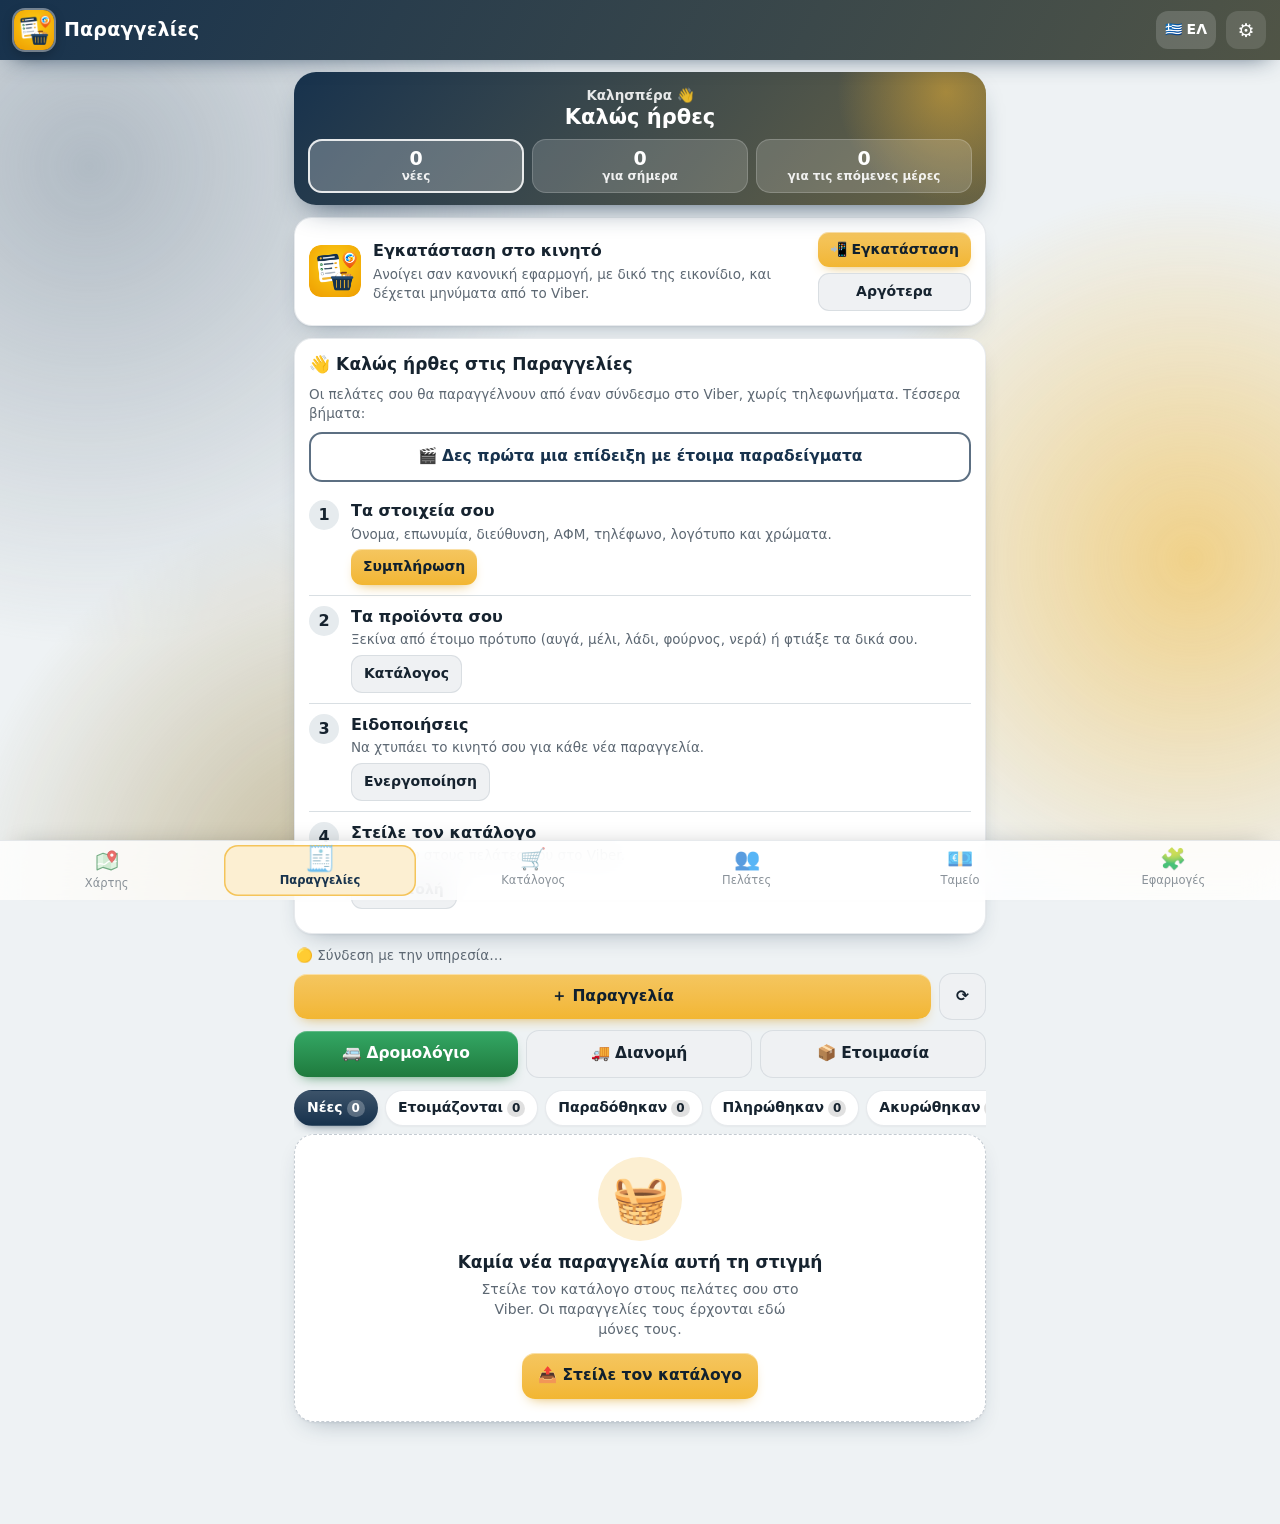
<file: index.html>
<!DOCTYPE html>
<!--
  Παραγγελίες
  © 2026 Ανδρέας Μ. Γλεντζάκης (Andreas M. Glentzakis). Με την επιφύλαξη παντός δικαιώματος. All rights reserved.
  Απαγορεύεται η αντιγραφή, τροποποίηση και διάθεση, εν όλω ή εν μέρει, χωρίς προηγούμενη γραπτή άδεια του κατόχου.
  Copying, modification and distribution, in whole or in part, without the owner's prior written permission are prohibited.
-->
<html lang="el">
<head>
<meta charset="UTF-8">
<script src="plaisio.js"></script>
<meta http-equiv="Content-Security-Policy" content="default-src 'self'; script-src 'self' https://cdnjs.cloudflare.com https://unpkg.com https://accounts.google.com https://is.gd https://v.gd; style-src 'self' 'unsafe-inline' https://cdnjs.cloudflare.com https://unpkg.com https://accounts.google.com; img-src 'self' data: blob: https:; font-src 'self' data:; connect-src 'self' https://ntfy.sh https://*.workers.dev https://tinyurl.com https://da.gd https://nominatim.openstreetmap.org https://photon.komoot.io https://geocode.search.hereapi.com https://api.tomtom.com https://router.project-osrm.org https://cdn.jsdelivr.net https://api.mymemory.translated.net https://image.pollinations.ai https://aglentzakis-dot.github.io https://www.googleapis.com https://oauth2.googleapis.com https://accounts.google.com https://*.glenapps.gr; frame-src 'self' https://accounts.google.com; worker-src 'self'; manifest-src 'self'; object-src 'none'; base-uri 'self'; form-action 'self'">
<script src="metafora-rythmisi.js?v=1.92"></script>
<script src="metafora-lipsi.js?v=1.92"></script>
<meta name="app-version" content="1.92">
<meta name="viewport" content="width=device-width, initial-scale=1, viewport-fit=cover, interactive-widget=resizes-content">
<meta name="theme-color" content="#17324D">
<title>Παραγγελίες</title>
<link rel="manifest" href="manifest.json">
<meta name="mobile-web-app-capable" content="yes">
<meta name="apple-mobile-web-app-capable" content="yes">
<meta name="apple-mobile-web-app-title" content="Παραγγελίες">
<meta name="description" content="Οι πελάτες σου παραγγέλνουν από σύνδεσμο στο Viber, χωρίς τηλεφωνήματα.">
<link rel="icon" href="eikonidia/icon-192.png?v=1.92">
<link rel="apple-touch-icon" href="eikonidia/apple-touch-icon.png?v=1.92">
<link rel="stylesheet" href="koino.css?v=1.92">
<style>
:root{--brand:#17324D;--onbrand:#fff;--accent:#F2B632;--onaccent:#17324D;--paper:#EDF1F2;--card:#fff;--ink:#16232f;--mute:#5d6873;--line:#d9dfe3;--ok:#1f7a3d;--bad:#b3261e;--c1:#17324D;--c2:#F2B632;--on1:#fff;--on2:#17324D}
*{box-sizing:border-box}
html,body{margin:0;background:var(--paper);color:var(--ink);font:16px/1.4 system-ui,-apple-system,"Segoe UI",Roboto,sans-serif;-webkit-text-size-adjust:100%}
body{padding-bottom:calc(76px + env(safe-area-inset-bottom))}
button,input,select,textarea{font:inherit}
#newBar{position:sticky;top:var(--toph,58px);z-index:29;display:flex;align-items:center;gap:10px;width:100%;border:0;margin:0;padding:10px 14px;background:#c62828;color:#fff;font:inherit;text-align:left;cursor:pointer;box-shadow:0 3px 10px rgba(0,0,0,.18);animation:nbP 1.6s ease-in-out infinite}
#newBar .nbi{font-size:24px;animation:nbS 1.2s ease-in-out infinite}#newBar .nbt{flex:1;min-width:0;display:flex;flex-direction:column}#newBar .nbt b{font-size:16px}#newBar small{opacity:.9;font-size:13px;white-space:nowrap;overflow:hidden;text-overflow:ellipsis}
#newBar .nbg{background:#fff;color:#c62828;font-weight:800;border-radius:18px;padding:6px 12px}
@keyframes nbP{50%{background:#e53935}}@keyframes nbS{0%,100%{transform:rotate(0)}25%{transform:rotate(-14deg)}75%{transform:rotate(14deg)}}
@media (prefers-reduced-motion:reduce){#newBar,#newBar .nbi{animation:none}}
.top{position:sticky;top:0;z-index:30;background:var(--brand);color:var(--onbrand);padding:calc(10px + env(safe-area-inset-top)) 14px 10px;display:flex;align-items:center;gap:10px}
.top h1{margin:0;font-size:19px;flex:1;min-width:0;white-space:nowrap;overflow:hidden;text-overflow:ellipsis}
.top .ver{font-size:12px;opacity:.7}
.top .lnk{border:0;background:var(--accent);color:var(--onaccent);font-weight:800;border-radius:12px;padding:8px 12px;cursor:pointer}
main{max-width:720px;margin:0 auto;padding:12px 14px}
nav.tabs{position:fixed;left:0;right:0;bottom:0;z-index:30;background:var(--card);display:flex;border-top:1px solid var(--line);padding-bottom:env(safe-area-inset-bottom)}
nav.tabs button{flex:1;border:0;background:none;padding:8px 2px 9px;font-size:11.5px;color:var(--mute);display:flex;flex-direction:column;align-items:center;gap:2px;cursor:pointer;position:relative}
nav.tabs button .i{font-size:21px;line-height:1}
nav.tabs button{z-index:0}nav.tabs button .i{transition:transform .15s}
nav.tabs button.on{color:var(--brand);font-weight:900}
nav.tabs button.on::before{content:"";position:absolute;top:4px;bottom:4px;left:5%;right:5%;border-radius:14px;background:color-mix(in srgb,var(--accent) 28%,#fff);border:2px solid var(--accent);z-index:-1}
nav.tabs button.on .i{transform:scale(1.18)}
nav.tabs button:not(.on){opacity:.72}
nav.tabs .dot{position:absolute;top:4px;right:calc(50% - 22px);background:var(--bad);color:#fff;border-radius:9px;font-size:11px;font-weight:800;min-width:18px;height:18px;line-height:18px;padding:0 4px}
.card{background:var(--card);border-radius:16px;padding:14px;margin:0 0 12px;box-shadow:0 1px 3px rgba(0,0,0,.07)}
.card h2,.card h3{margin:0 0 8px;font-size:17px}
.btn{border:0;border-radius:13px;padding:12px 16px;font-weight:800;cursor:pointer;background:var(--brand);color:var(--onbrand);font-size:15.5px;display:inline-flex;align-items:center;justify-content:center;gap:6px;text-decoration:none}
.btn.amber{background:var(--accent);color:var(--onaccent)}
.btn.ghost{background:transparent;color:var(--brand);border:2px solid var(--brand)}
.btn.soft{background:#e6ebee;color:var(--ink)}
.btn.red{background:var(--bad);color:#fff}
.btn.green{background:var(--ok);color:#fff}
.btn.sm{padding:8px 12px;font-size:14px;border-radius:11px}
.btn.wide{width:100%}
.btn:disabled{opacity:.45}
.row{display:flex;gap:8px;align-items:center;flex-wrap:wrap}
.row>.grow{flex:1;min-width:0}
.note{font-size:13.5px;color:var(--mute);margin:6px 0 0}
.warnbox{background:#fff6dc;border:1px solid #f0d27a;border-radius:12px;padding:10px 12px;font-size:14px;margin:8px 0}
.errbox{background:#fde8e6;border:1px solid #f1b3ad;border-radius:12px;padding:10px 12px;font-size:14px;margin:8px 0;color:#7d1a13}
.okbox{background:#e5f4ea;border:1px solid #a8d8b7;border-radius:12px;padding:10px 12px;font-size:14px;margin:8px 0}
.chips{display:flex;gap:7px;overflow-x:auto;padding:2px 0 8px;scrollbar-width:none}
.chips::-webkit-scrollbar{display:none}
.chip{flex:0 0 auto;border:2px solid var(--line);background:var(--card);border-radius:20px;padding:7px 12px;font-weight:700;font-size:14px;cursor:pointer;color:var(--ink);white-space:nowrap}
.chip.on{background:var(--brand);border-color:var(--brand);color:#fff}
.chip .n{display:inline-block;min-width:18px;margin-left:4px;font-size:12px;background:rgba(0,0,0,.12);border-radius:9px;padding:0 5px}
.chip.on .n{background:rgba(255,255,255,.25)}
.ord{background:var(--card);border-radius:16px;padding:12px 14px;margin:0 0 10px;box-shadow:0 1px 3px rgba(0,0,0,.07);border-left:6px solid #9aa6af;cursor:pointer}
.ord.st-new{border-left-color:#d93025}.ord.st-prep{border-left-color:#e3a008}.ord.st-done{border-left-color:#1a73e8}.ord.paid{border-left-color:var(--ok)}.ord.st-cancel{opacity:.55;border-left-color:#888}
.ord .h{display:flex;gap:8px;align-items:baseline}
.ord .h b{font-size:16.5px;flex:1;min-width:0}
.ord .tot{font-weight:800;font-size:16.5px}
.ord .m{font-size:14px;color:var(--mute);margin:3px 0}
.ord .it{font-size:14.5px;margin:4px 0 8px}
.pill{display:inline-block;font-size:12px;font-weight:800;border-radius:8px;padding:2px 8px;background:#e6ebee;color:var(--ink);white-space:nowrap}
.pill.new{background:#fde8e6;color:#a1170f}.pill.prep{background:#fff1cc;color:#7a5300}.pill.done{background:#e3edfd;color:#0b4fb3}.pill.paid{background:#e5f4ea;color:#14592b}.pill.cancel{background:#eee;color:#555}.pill.warn{background:#fff1cc;color:#7a5300}
.list .it{display:flex;align-items:center;gap:10px;padding:11px 2px;border-bottom:1px solid var(--line);cursor:pointer}
.list .it:last-child{border-bottom:0}
.list .it .t{flex:1;min-width:0}
.list .it .t b{display:block}
.list .it .t span{font-size:13px;color:var(--mute)}
.list .it .ic{font-size:22px;width:30px;text-align:center}
label.f{display:block;font-weight:700;font-size:14px;margin:10px 0 4px}
.phs .phr{display:flex;align-items:center;gap:8px;margin-top:8px}.phs label+.phr{margin-top:0}
.phs .phw{position:relative;flex:1;min-width:0;display:block}
.phs .phw input.t{padding-left:42px;padding-right:78px;font-size:17px;letter-spacing:.3px}
.phs .phk{position:absolute;left:12px;top:50%;transform:translateY(-50%);font-size:19px;pointer-events:none}
.phs .phtag{position:absolute;right:12px;top:50%;transform:translateY(-50%);font-size:11px;font-weight:800;text-transform:uppercase;letter-spacing:.4px;color:var(--mute);pointer-events:none}
.phs .phadd,.phs .phdel{flex:0 0 44px;width:44px;height:44px;border-radius:50%;border:0;display:flex;align-items:center;justify-content:center;font-weight:900;cursor:pointer;padding:0}
.phs .phadd{display:none;background:var(--accent);color:var(--onaccent);font-size:26px;line-height:1;box-shadow:0 6px 14px -6px color-mix(in srgb,var(--accent) 80%,#000);animation:phpop .25s ease}
.phs .phr.can .phadd{display:flex}
.phs .phdel{background:#fde8e6;color:var(--bad);font-size:16px}
.phs .phr.new{animation:phin .25s ease}
@keyframes phpop{from{transform:scale(.4);opacity:0}to{transform:scale(1);opacity:1}}
@keyframes phin{from{transform:translateY(-6px);opacity:0}to{transform:none;opacity:1}}

input.t,select.t,textarea.t{width:100%;border:2px solid var(--line);border-radius:11px;padding:10px 11px;background:#fff;color:var(--ink)}
input.t:focus,select.t:focus,textarea.t:focus{outline:0;border-color:var(--brand)}
.two{display:grid;grid-template-columns:1fr 1fr;gap:0 10px}
.ck{display:flex;gap:10px;align-items:flex-start;margin:10px 0;font-size:14.5px;cursor:pointer}
.ck input{width:22px;height:22px;flex:0 0 22px;margin:0;accent-color:var(--brand)}
.sw{display:flex;align-items:center;justify-content:space-between;gap:10px;padding:10px 0;border-bottom:1px solid var(--line)}
.sw:last-child{border-bottom:0}
.sheetbg{position:fixed;inset:0;background:rgba(10,20,30,.5);z-index:60;display:none;align-items:flex-end;justify-content:center}
.sheetbg.open{display:flex}
.sheet{background:var(--paper);width:100%;max-width:720px;max-height:92vh;border-radius:20px 20px 0 0;display:flex;flex-direction:column;overflow:hidden}
.sheet .sh{display:flex;align-items:center;gap:8px;padding:14px 14px 10px;background:var(--card);border-bottom:1px solid var(--line)}
.sheet .sh h2{margin:0;font-size:18px;flex:1}
.sheet .sh .x{border:0;background:#e6ebee;border-radius:50%;width:34px;height:34px;font-size:18px;cursor:pointer}
.sheet .sb{overflow:auto;padding:12px 14px;flex:1;-webkit-overflow-scrolling:touch}
.sheet .sf{padding:10px 14px calc(10px + env(safe-area-inset-bottom));background:var(--card);border-top:1px solid var(--line);display:flex;gap:8px}
.sheet .sf .btn{flex:1}
#toast{position:fixed;left:50%;bottom:calc(88px + env(safe-area-inset-bottom));transform:translateX(-50%);background:#1d2b36;color:#fff;padding:10px 16px;border-radius:12px;font-size:14.5px;z-index:90;max-width:90vw;opacity:0;pointer-events:none;transition:opacity .2s}
#toast.on{opacity:1}
.crumbs{display:flex;align-items:center;gap:6px;margin:0 0 10px;flex-wrap:wrap}
.crumbs button{border:0;background:var(--card);border-radius:16px;padding:6px 11px;font-weight:700;cursor:pointer;box-shadow:0 1px 2px rgba(0,0,0,.08)}
.crumbs .sep{color:var(--mute)}
.actbar{position:fixed;left:0;right:0;bottom:calc(58px + env(safe-area-inset-bottom));z-index:31;background:#1d2b36;color:#fff;padding:8px 10px;display:flex;gap:6px;overflow-x:auto;align-items:center}
.actbar button{flex:0 0 auto;border:0;border-radius:10px;background:rgba(255,255,255,.12);color:#fff;padding:9px 11px;font-weight:700;font-size:13.5px;cursor:pointer;white-space:nowrap}
.actbar .cnt{font-weight:800;padding:0 6px;white-space:nowrap}
.actbar button.red{background:#b3261e}
body.editing{padding-bottom:140px}
.seg{display:flex;background:#dfe5e9;border-radius:12px;padding:3px;margin:0 0 12px}
.seg button{flex:1;border:0;background:none;border-radius:10px;padding:8px;font-weight:700;cursor:pointer;color:var(--mute)}
.seg button.on{background:var(--card);color:var(--ink);box-shadow:0 1px 2px rgba(0,0,0,.1)}
.prow{display:flex;gap:10px;align-items:center;padding:9px 0;border-bottom:1px solid var(--line)}
.prow:last-child{border-bottom:0}
.pdrag{touch-action:none;cursor:grab;font-size:22px;line-height:1;padding:8px 6px;margin-left:-6px;color:var(--mute);user-select:none;-webkit-user-select:none}
.prow.pdragging{opacity:.4;background:#fff8e1;outline:2px dashed var(--accent);outline-offset:-2px;border-radius:10px}
.pghost{position:fixed;z-index:999;pointer-events:none;background:#fff;border-radius:12px;padding:10px 12px!important;box-shadow:0 14px 34px rgba(0,0,0,.3);transform:scale(1.03) rotate(-.8deg);opacity:.96}
.pitems{min-height:44px}
.cxg{display:grid;grid-template-columns:repeat(3,1fr);gap:8px}.cxt{border:1.5px solid var(--line);background:#fff;border-radius:14px;padding:10px 6px;display:flex;flex-direction:column;align-items:center;gap:4px;font:inherit;cursor:pointer;min-height:88px;justify-content:center}.cxt .e{font-size:30px;line-height:1}.cxt .n{font-size:12.5px;font-weight:700;text-align:center;line-height:1.2}.cxt.on{border-color:var(--brand);background:#e8eef5;box-shadow:0 0 0 2px var(--brand) inset}
.rtc{display:flex;align-items:center;gap:10px;padding:10px 4px;border-top:1px solid var(--line);cursor:pointer}.rtc:first-of-type{border-top:0}.rtc input{width:22px;height:22px;flex:none;accent-color:var(--ok)}.rtc .t{flex:1;display:flex;flex-direction:column;min-width:0}.rtc .t small{color:var(--mute);font-size:13px}.rtc .am{white-space:nowrap}.rtc.na{opacity:.75}
.rtseg{display:flex;gap:6px;flex-wrap:wrap}.rtseg button{flex:1;min-width:30%;border:1.5px solid var(--line);background:#fff;border-radius:12px;padding:10px 6px;font:inherit;font-weight:700;font-size:14px;cursor:pointer}.rtseg button.on{background:var(--brand);color:#fff;border-color:var(--brand)}
.rtgo{position:sticky;bottom:calc(var(--tabh,70px) + 8px);z-index:5;padding:6px 0}.rtgo .btn{box-shadow:0 6px 18px rgba(0,0,0,.18);font-size:17px;padding:15px}.rtgo .btn[disabled]{opacity:1;background:#DDE3E8;color:#6B7884;box-shadow:none}
.gmdev{border:1px solid var(--line,#ddd);border-radius:12px;padding:6px 10px;margin:6px 0}.gmdev summary{font-weight:700;cursor:pointer;padding:4px 0}.gmdev .gmsteps{margin-top:6px}.gmapps .btn{flex:1 1 0;text-align:center;text-decoration:none}.gmin{align-items:stretch;gap:6px}.gmin textarea{flex:1 1 auto;min-width:0;resize:vertical;font-size:16px}.gmin .btn{flex:0 0 auto}.gmpv{margin-top:6px;font-size:14px;min-height:0}.gmpv.good{color:#0B6E4F}.gmpv.bad{color:#B3261E}
.gmsteps{margin:0;padding-left:20px;display:flex;flex-direction:column;gap:10px;font-size:15px}.gmsteps .btn{display:block;text-align:center;text-decoration:none}
.autoar{background:#FFF1DE!important;border-color:#F0A04B!important;color:#9A4A00!important;font-weight:700}.autoarl{color:#B45309;font-weight:700;font-size:12.5px}
.cuar{font-size:13px;color:var(--mute)}.cuar.auto{color:#B45309;font-weight:700}
.geosrc{font-size:12px;color:var(--mute);margin-top:4px;line-height:1.35}.geosrc a{font-weight:700}
.ambl{display:flex;flex-direction:column;gap:8px;margin:10px 0}
.ambo{display:flex;align-items:center;gap:10px;width:100%;text-align:left;border:1.5px solid var(--line);background:#fff;border-radius:14px;padding:12px;font:inherit;color:inherit;cursor:pointer}
.ambo .ambn{flex:none;width:30px;height:30px;border-radius:50%;background:var(--brand);color:#fff;display:flex;align-items:center;justify-content:center;font-weight:800}
.ambo .t{flex:1;min-width:0;display:flex;flex-direction:column}.ambo .t b{font-size:15.5px}.ambo .t small{color:var(--mute);font-size:13px}.ambo .g{font-size:20px;color:var(--mute)}
.lkwait{display:flex;flex-direction:column;align-items:center;text-align:center;gap:8px;padding:34px 14px}.lkwait b{font-size:18px}.lkwait span{color:var(--mute);font-size:14.5px;max-width:300px}
.spin{width:46px;height:46px;border-radius:50%;border:5px solid #E3E8EC;border-top-color:var(--brand);animation:spin .9s linear infinite}@keyframes spin{to{transform:rotate(360deg)}}
.rtsetrow{display:flex;align-items:center;gap:8px;width:100%;border:0;background:none;padding:0;font:inherit;color:inherit;text-align:left;cursor:pointer}
.rtsx{flex:1;min-width:0;display:flex;flex-direction:column}.rtsx small{font-size:12px;color:var(--mute);font-weight:700}.rtsx b{font-size:15px;overflow:hidden;text-overflow:ellipsis;white-space:nowrap}
.rtsarr{color:var(--mute);font-weight:800}.rtsch{flex:none;font-size:13px;font-weight:800;color:var(--brand);background:#E8EEF5;border-radius:10px;padding:7px 10px}
.rtsetc h3:first-of-type{margin-top:12px!important}
.rtmap{height:320px;border-radius:16px;overflow:hidden;margin:0 0 10px;background:#e8eef0;border:1px solid var(--line)}.rtnav{display:flex;flex-direction:column;gap:8px;margin-bottom:10px}
.rtpin{width:30px;height:30px;border-radius:50%;background:#0B6E4F;color:#fff;font-weight:800;font-size:14px;display:flex;align-items:center;justify-content:center;border:2px solid #fff;box-shadow:0 2px 6px rgba(0,0,0,.35)}.rtpin.end{background:#17324D}
.card.route{padding:8px 12px}.route .node{display:flex;gap:10px}.route .rail{display:flex;flex-direction:column;align-items:center;width:30px;flex:none;position:relative}.route .rail::after{content:"";flex:1;width:3px;background:#A8D8B7;margin:2px 0}.route .node:last-child .rail::after{display:none}.route .pin{width:30px;height:30px;border-radius:50%;background:#0B6E4F;color:#fff;font-weight:800;display:flex;align-items:center;justify-content:center;flex:none}.route .pin.end{background:#17324D}.route .body{flex:1;min-width:0;padding:4px 0 14px}.route .title{font-weight:800;font-size:16px}.route .meta{color:var(--mute);font-size:13.5px}.route .node.off{opacity:.55}.route .node.off .pin{background:#9aa}.rleg{display:block;font-size:12.5px;color:#2E7D5B;font-weight:700;margin-bottom:2px}.rleg:empty{display:none}.rtit{background:#F5F8F6;border-radius:12px;padding:8px 10px;margin-top:6px;font-size:14px}
.cmdlg{position:fixed;inset:0;z-index:50;background:var(--bg,#eef2f3);display:none;flex-direction:column}.cmdlg.open{display:flex}body.cmon{overflow:hidden}
.cmh{display:flex;align-items:center;gap:8px;background:var(--brand);color:#fff;padding:calc(10px + env(safe-area-inset-top)) 12px 10px;font-size:18px}.cmb{border:0;background:rgba(255,255,255,.15);color:#fff;border-radius:12px;width:42px;height:40px;font-size:18px;cursor:pointer}
.cmf{background:var(--card,#fff);padding:6px 8px 0;border-bottom:1px solid var(--line)}.cmf .chips{margin:0 0 6px}.cmf:empty{display:none}.dotc{display:inline-block;width:10px;height:10px;border-radius:50%;margin-right:6px;vertical-align:middle}
.cmsub{display:flex;flex-wrap:wrap;gap:6px;align-items:center;padding:0 2px 8px;font-size:13.5px;color:var(--mute)}.cmsub:empty{display:none;padding:0}.chip.sm{padding:5px 10px;font-size:13px}.t.sm{padding:7px 10px;font-size:14px;width:auto;max-width:60%}
.cmbox{flex:1;min-height:0;position:relative;z-index:0;isolation:isolate}.cmbar{display:flex;align-items:center;gap:8px;background:var(--card,#fff);border-top:1px solid var(--line);padding:10px 12px calc(10px + env(safe-area-inset-bottom));font-size:14px}.cmbar:empty{display:none}
.jpin{background:none;border:0}.jpop{font:14px/1.35 system-ui,sans-serif;min-width:200px}.jpop b{font-size:15.5px}.jpop .meta{color:#555;margin-top:3px}.jpop .row2{display:flex;flex-wrap:wrap;gap:6px;margin-top:8px}.jpop .row2 button,.jpop .row2 a{border:1px solid #cfd8dc;background:#f4f7f8;color:#17324D!important;border-radius:10px;padding:7px 10px;font:600 13.5px system-ui,sans-serif;text-decoration:none;cursor:pointer}
.rtmapw{position:relative;z-index:0;isolation:isolate}.rtfull{position:absolute;right:10px;bottom:20px;z-index:500;border:0;background:#17324D;color:#fff;border-radius:12px;padding:9px 12px;font:inherit;font-weight:700;font-size:14px;box-shadow:0 3px 10px rgba(0,0,0,.25);cursor:pointer}
#roleBtn{flex:none;display:flex;flex-direction:column;align-items:center;justify-content:center;gap:1px;border:0;background:#fff;color:#17324D;border-radius:12px;padding:4px 7px;min-width:52px;height:46px;cursor:pointer;font:inherit}#roleBtn span{font-size:17px;line-height:1}#roleBtn small{font-size:9.5px;font-weight:800;line-height:1.05;text-align:center}
.appic{width:40px;height:40px;border-radius:11px;flex:none;box-shadow:0 1px 4px rgba(0,0,0,.25)}.htt{flex:1;min-width:0;display:flex;flex-direction:column;line-height:1.15}.htt small{font-size:13px;opacity:.8;white-space:nowrap;overflow:hidden;text-overflow:ellipsis}.top .hbtn{border:0;background:rgba(255,255,255,.12);color:#fff;border-radius:12px;height:38px;min-width:40px;padding:0 9px;font:inherit;font-weight:800;font-size:14px;cursor:pointer;flex:none}#gearBtn{font-size:19px}
.cmdlg.docked .cmh{display:none}.sendcat{display:flex;align-items:center;justify-content:center;gap:8px;width:100%;margin:0 0 12px;border:0;border-radius:14px;padding:13px;background:var(--accent);color:var(--onaccent);font:inherit;font-weight:800;font-size:16px;cursor:pointer;box-shadow:0 2px 8px rgba(0,0,0,.12)}
.cact{display:flex;gap:6px;flex:none;margin-left:6px}.cact a,.cact button{width:38px;height:38px;border-radius:11px;border:1px solid var(--line);background:#fff;display:flex;align-items:center;justify-content:center;font-size:17px;text-decoration:none;cursor:pointer;padding:0}
.cuacts3{display:grid;grid-template-columns:repeat(auto-fit,minmax(0,1fr));gap:8px;margin:0 0 8px}
.cuacts3 a,.cuacts3 button{display:flex;flex-direction:column;align-items:center;justify-content:center;gap:2px;height:62px;border-radius:14px;border:1px solid var(--line);background:#fff;color:var(--ink);font:inherit;font-size:13.5px;font-weight:700;text-decoration:none;cursor:pointer;padding:0}
.cuacts3 .e{font-size:21px;line-height:1}
.cuacts2{display:grid;grid-template-columns:repeat(auto-fit,minmax(0,1fr));gap:8px;margin:0 0 12px}
.cuacts2 .btn{width:100%;min-height:48px;padding:8px 6px;font-size:15px;line-height:1.15;white-space:normal}
.cugeost{font-size:13px;margin:6px 2px 0;line-height:1.35}.cugeost .ok{color:#1f6b3a;font-weight:700}.cugeost .mid{color:var(--mute)}.cugeost .bad{color:#B3261E;font-weight:800}
.culist{display:flex;flex-direction:column;gap:10px;margin-bottom:12px}
.cuit{display:flex;align-items:center;gap:12px;background:var(--card,#fff);border:1px solid var(--line);border-left:6px solid var(--cc);border-radius:16px;padding:10px 10px 10px 12px;box-shadow:0 2px 6px rgba(20,40,60,.07);cursor:pointer}
.cuit.owe{border-left-color:#C8412B}
.cuit.nogeo{background:linear-gradient(90deg,#fff4f2,#fff 60%)}
.cav{flex:none;width:44px;height:44px;border-radius:50%;background:var(--cc);color:#fff;display:flex;align-items:center;justify-content:center;font-weight:800;font-size:16px;letter-spacing:.5px}
.cut{flex:1;min-width:0;display:flex;flex-direction:column;gap:1px}
.cun{font-size:17px;line-height:1.2;overflow:hidden;text-overflow:ellipsis;white-space:nowrap}
.cur{color:#F2B632;font-size:13px}
.cup{font-size:14px;color:var(--mute)}
.cus{font-size:13px;color:var(--mute)}
.cupl{display:flex;flex-wrap:wrap;gap:5px;margin-top:4px}
.cupl .pill{margin:0}
.cugeo{font-size:12px;font-weight:700;border-radius:8px;padding:2px 7px;background:#f1f1ec;color:#5d6670}
.cugeo.bad{background:#C8412B;color:#fff;font-weight:800}
.cugeobox b{color:#B3261E}
.cuit .cact{flex-direction:column;gap:5px;margin-left:0}
.cuit .cact a,.cuit .cact button{width:36px;height:32px;font-size:15px;border-radius:10px}
.paysel{display:flex;gap:6px}.paysel button{flex:1;border:1.5px solid var(--line);background:#fff;border-radius:12px;padding:11px 6px;font:inherit;font-weight:800;cursor:pointer}.paysel button.on{background:var(--brand);color:#fff;border-color:var(--brand)}
.rtleg2{display:flex;gap:14px;flex-wrap:wrap;font-size:13.5px;font-weight:700;margin-bottom:6px}.rtleg2 i{display:inline-block;width:18px;height:5px;border-radius:3px;margin-right:6px;vertical-align:middle}
.rtst{display:flex;gap:6px;flex-wrap:wrap;margin-top:6px}.pill.todo{background:#E6EEF8;color:#2468B5}.pill.owe{background:#FBE7E3;color:#C8412B}.rtit.owe{background:#FBE7E3;border:1.5px solid #F1B3AD}.rtowe{color:#A3301F;font-weight:700}.btn.red{background:#C8412B;color:#fff}
.rtst{display:flex;gap:5px;flex-wrap:wrap;margin-top:4px}.pill.todo{background:#E6EEF8;color:#2468B5}.pill.owe{background:#FBE7E3;color:#C8412B}.rtit.owe{background:#FBE7E3;border:1px solid #F1B3AD}.rtowe{color:#A3301F;font-weight:700;font-size:13.5px}.btn.red{background:#C8412B;color:#fff;border-color:#C8412B}
.card.route{padding:6px 10px}.route .node{gap:8px}.route .rail{width:24px}.route .rail::after{width:2px;background:#cfe3d6}.route .pin{width:24px;height:24px;font-size:12.5px}.route .body{padding:0 0 10px}.route .title{font-size:15px;line-height:1.25;flex:1;min-width:0}.route .meta{font-size:12.5px}.rleg{font-size:11.5px;margin:2px 0 1px}
.rthead{display:flex;align-items:flex-start;gap:6px}.rtic{display:flex;gap:4px;flex:none}.rtic a,.rtic button{width:30px;height:30px;border-radius:9px;border:1px solid var(--line);background:#fff;display:flex;align-items:center;justify-content:center;font-size:14px;text-decoration:none;cursor:pointer;padding:0}
.rtit{padding:6px 8px;margin-top:5px;font-size:13px;border-radius:10px}.rtbtns{display:flex;gap:5px;flex-wrap:wrap;margin-top:5px}.rtbtns .btn.sm{padding:6px 10px;font-size:12.5px;border-radius:9px;min-height:0}
body.hasbg::before{content:"";position:fixed;inset:0;z-index:-1;background:var(--bgimg) center/60% no-repeat;opacity:var(--bgop,.1);filter:brightness(var(--bgbr,1));pointer-events:none}
.themes{display:grid;grid-template-columns:repeat(auto-fill,minmax(92px,1fr));gap:8px}.theme{border:2px solid var(--line);background:#fff;border-radius:12px;padding:8px;cursor:pointer;display:flex;flex-wrap:wrap;gap:4px;align-items:center;font:inherit}.theme span{width:20px;height:20px;border-radius:6px;border:1px solid rgba(0,0,0,.1)}.theme em{flex-basis:100%;font-style:normal;font-size:13px;font-weight:700;text-align:left}.theme.on{border-color:var(--brand);box-shadow:0 0 0 2px var(--brand)}
.tmwrap{position:fixed;left:0;right:0;z-index:25;display:flex;flex-direction:column;background:var(--bg,#eef2f3)}.tmwrap[hidden]{display:none}.tmstrip{display:flex;gap:6px;flex-wrap:wrap;padding:8px 10px;background:var(--card,#fff);border-bottom:1px solid var(--line)}.tmstrip:empty{display:none}.tmfw{flex:1;min-height:0}.tmfw iframe{width:100%;height:100%;border:0;display:block}body.tmon{overflow:hidden}
.tmopen{display:flex;align-items:center;gap:12px;width:100%;border:1.5px solid #A8D8B7;background:#E3F1E8;color:#14532D;border-radius:16px;padding:12px 14px;font:inherit;text-align:left;cursor:pointer;margin:0 0 12px}.tmopen .e{font-size:28px}.tmopen .t{flex:1;display:flex;flex-direction:column}.tmopen .t b{font-size:16px}.tmopen .t small{font-size:12.5px;opacity:.85}.tmopen .g{font-size:22px}
.bigopts{display:flex;flex-direction:column;gap:10px}.bigopt{display:flex;align-items:center;gap:14px;border:1.5px solid var(--line);background:#fff;border-radius:16px;padding:16px;font:inherit;text-align:left;cursor:pointer}.bigopt .e{font-size:34px}.bigopt .t{flex:1;display:flex;flex-direction:column}.bigopt .t b{font-size:17px}.bigopt .t small{color:var(--mute);font-size:13.5px}.bigopt .g{font-size:24px;color:var(--mute)}
.anr{padding:8px 0;border-bottom:1px solid var(--line)}.anr:last-child{border-bottom:0}.anh{display:flex;justify-content:space-between;gap:8px}.anb{height:8px;background:#eef1f3;border-radius:5px;margin:5px 0 3px;overflow:hidden}.anb i{display:block;height:100%;border-radius:5px}.ans{display:flex;justify-content:space-between;font-size:13px;color:var(--mute);padding:1px 0 1px 12px}
.holr{display:flex;align-items:center;gap:12px;padding:10px 4px;border-bottom:1px solid var(--line);cursor:pointer}.holr:last-child{border-bottom:0}.holr .hd{flex:0 0 50px;height:50px;border-radius:12px;background:#E3F1E8;color:#1f5c2e;display:flex;flex-direction:column;align-items:center;justify-content:center;line-height:1}.holr .hd b{font-size:20px}.holr .hd small{font-size:12px;font-weight:700}.holr .hn{flex:1;min-width:0;display:flex;flex-direction:column}.holr .hn b{font-size:16px}.holr .hn small{font-size:13px;color:var(--mute)}.holr.off .hd{background:#eef1f3;color:var(--mute)}.holr.off .hn b{color:var(--mute);font-weight:600}.holx summary::-webkit-details-marker{display:none}
.rem{border-left:5px solid var(--accent)}.remi{display:flex;align-items:center;gap:10px;padding:9px 0;border-top:1px solid var(--line);cursor:pointer}.remi:first-of-type{border-top:0}.remi .ic{font-size:20px}.remi .tx{flex:1;font-size:14.5px}.remi .go{color:var(--mute);font-size:20px}
.dvs{border-top:1px solid var(--line);padding:9px 0}.dvs:first-of-type{border-top:0}.dvh{display:flex;flex-direction:column;gap:1px}.dvh b{font-size:16px}
.cmv{display:flex;flex-direction:column;gap:3px;flex:none}.cmv button{border:0;background:#e8eef5;color:var(--brand);border-radius:8px;width:34px;height:24px;font-size:12px;line-height:1;cursor:pointer}.cmv button:disabled{opacity:.3}
.prow .pt{flex:1;min-width:0;cursor:pointer}
.prow .pt b{display:block;font-size:15px}
.prow .pt span{font-size:12.5px;color:var(--mute)}
.prow img,.prow .pe{width:42px;height:42px;border-radius:9px;object-fit:cover;background:#eef1f3;display:flex;align-items:center;justify-content:center;font-size:22px;flex:0 0 42px}
.prow input.pp{width:84px;border:2px solid var(--line);border-radius:10px;padding:7px;text-align:right;font-weight:700}
.tog{position:relative;width:46px;height:28px;flex:0 0 46px}
.tog input{opacity:0;width:0;height:0}
.tog span{position:absolute;inset:0;background:#c8d0d6;border-radius:14px;transition:.15s;cursor:pointer}
.tog span::after{content:"";position:absolute;left:3px;top:3px;width:22px;height:22px;border-radius:11px;background:#fff;transition:.15s}
.tog input:checked+span{background:var(--bad)}
.tog.g input:checked+span{background:var(--ok)}
.tog.av span{background:var(--bad)}
.tog input:checked+span::after{left:21px}
.qrow{display:flex;align-items:center;gap:8px;padding:7px 0;border-bottom:1px solid var(--line)}
.qrow .qn{flex:1;min-width:0}
.qrow .qn b{display:block;font-size:15px}
#ringBar{position:fixed;left:10px;right:10px;top:calc(8px + env(safe-area-inset-top));z-index:55;background:#17324D;color:#fff;border-radius:18px;padding:10px 10px 10px;box-shadow:0 14px 34px -10px rgba(0,0,0,.55)}
#ringBar.loop{animation:ringp 1s ease-in-out infinite}@keyframes ringp{50%{box-shadow:0 0 0 6px rgba(242,182,50,.55),0 14px 34px -10px rgba(0,0,0,.55)}}
#ringBar .rbi{display:flex;gap:10px;align-items:center;cursor:pointer}#ringBar .rbe{font-size:28px}#ringBar .rbt{flex:1;min-width:0;display:flex;flex-direction:column}#ringBar .rbt small{opacity:.85;font-size:12.5px}
#ringBar .rbb{display:grid;grid-template-columns:1.3fr 1fr 1fr;gap:6px;margin-top:8px}#ringBar .rbb button{border:0;border-radius:12px;padding:11px 6px;font-family:inherit;font-weight:800;font-size:14.5px;line-height:1.1;cursor:pointer}
#ringBar .rbx{background:rgba(255,255,255,.14);color:#fff;border:0;border-radius:50%;width:34px;height:34px;font-size:16px;cursor:pointer;flex:none}#ringBar .ok{background:#2f9e62;color:#fff}#ringBar .hold{background:#F2B632;color:#17324D}#ringBar .no{background:#fff;color:#C8412B}
.ringopts{display:grid;grid-template-columns:repeat(3,1fr);gap:6px}.ringopts button{border:1.5px solid var(--line);background:#fff;border-radius:14px;padding:10px 6px;display:flex;flex-direction:column;align-items:center;gap:2px;font:inherit;cursor:pointer;text-align:center}.ringopts button span{font-size:22px}.ringopts button b{font-size:13.5px}.ringopts button small{font-size:11px;color:var(--mute);line-height:1.2}.ringopts button.on{border-color:var(--brand);box-shadow:inset 0 0 0 1.5px var(--brand);background:color-mix(in srgb,var(--brand) 7%,#fff)}
@media (prefers-reduced-motion:reduce){#ringBar.loop{animation:none}}
.ord.moved{opacity:.92;border:2px dashed #2f9e62}.movedbox{background:#E3F3E8;color:#0B5137;border-radius:10px;padding:7px 10px;margin:-2px 0 8px;font-size:13.5px;font-weight:600}.movedbox .lnk{background:none;border:0;padding:0;font:inherit;font-weight:800;color:#0B6E4F;text-decoration:underline;cursor:pointer}
.olbox{border:1.5px solid color-mix(in srgb,var(--accent) 45%,var(--line));border-radius:14px;padding:6px 10px;margin:0 0 10px;background:color-mix(in srgb,var(--accent) 6%,#fff)}.olbox .olh{display:block;font-size:13px;margin:2px 0 2px}
.pill.urg{background:#e5484d;color:#fff;font-weight:800;animation:urgp 1.6s ease-in-out infinite}@keyframes urgp{50%{box-shadow:0 0 0 4px rgba(229,72,77,.25)}}@media (prefers-reduced-motion:reduce){.pill.urg{animation:none}}
.hero .hs button.on{background:rgba(255,255,255,.26);box-shadow:inset 0 0 0 2px rgba(255,255,255,.85)}
.drbar{display:flex;align-items:center;gap:12px;text-align:left;padding:12px 14px;margin:0 0 12px;border-radius:16px}.drbar .e{font-size:26px}.drbar .t{flex:1;min-width:0;display:flex;flex-direction:column}.drbar .t small{font-weight:500;opacity:.9;font-size:12.5px}.drbar .g{font-size:22px;opacity:.8}
.route .pin.multi{width:auto;min-width:24px;padding:0 5px;border-radius:12px;font-size:11px;letter-spacing:-.3px;box-shadow:3px -3px 0 -1px #A8D8B7}
.rtmany,.jmany{display:inline-block;font-size:12px;font-weight:800;color:#0B6E4F;background:#E3F3E8;border-radius:999px;padding:2px 9px;margin:4px 0 2px}
.rtper{border-left:3px solid #A8D8B7;padding:2px 0 2px 8px;margin:6px 0}.rtph{display:flex;align-items:center;gap:6px}.rtph a{text-decoration:none}
.rtpn,.jpn{display:inline-flex;align-items:center;justify-content:center;min-width:20px;height:20px;border-radius:10px;background:#0B6E4F;color:#fff;font-size:11.5px;font-weight:800;padding:0 4px}
.jper{border-top:1px solid #e3e8ec;padding-top:6px;margin-top:6px}
.olin{display:flex;align-items:center;gap:8px;margin:3px 0;min-width:0}.olin .grow{flex:1;min-width:0;overflow-wrap:anywhere}
.minib{flex:none;display:inline-flex;align-items:center;gap:4px;border:1px solid color-mix(in srgb,var(--brand) 30%,var(--line));background:color-mix(in srgb,var(--brand) 7%,#fff);color:var(--brand);border-radius:999px;padding:5px 11px;font-family:inherit;font-weight:600;font-size:13px;line-height:1.2;text-decoration:none;cursor:pointer;white-space:nowrap}
.bigopt.on{border-color:var(--brand);box-shadow:inset 0 0 0 1px var(--brand)}
.qrow .lopt,.lopt{display:block;font-style:normal;font-weight:600;font-size:13px;color:var(--brand);margin-top:1px}
.mgrp{border:1px solid var(--line);border-radius:14px;padding:10px 12px;margin:8px 0;background:var(--card)}
.mgrp .mh{display:flex;gap:8px;align-items:center}.mgrp .mh b{flex:1;min-width:0}
.morow{display:grid;grid-template-columns:1fr 78px 34px;gap:6px;align-items:center;margin-top:6px}
.morow .mflags{grid-column:1/-1;display:flex;gap:14px;font-size:13px;color:var(--mute);margin:-2px 0 4px}
.morow .mflags label{display:flex;gap:5px;align-items:center}
.tplc{display:flex;flex-wrap:wrap;gap:6px;margin:4px 0 8px}
#mOL.req [data-od]{display:none}#mOL.req .mflags label:first-child{display:none}
.mreq{display:inline-block;font-size:11px;font-weight:800;color:#b42318;background:#fde8e6;border-radius:999px;padding:1px 8px;vertical-align:2px}
.qrow .qn span{font-size:12.5px;color:var(--mute)}
.qrow input.qi{width:70px;text-align:center;border:2px solid var(--line);border-radius:10px;padding:7px;font-weight:800}
.qrow .qb{width:38px;height:38px;font-size:21px}
.big-num{font-size:26px;font-weight:800}
.stats{display:grid;grid-template-columns:1fr 1fr;gap:10px;margin-bottom:12px}
.stats .card{margin:0}
.stats .lbl{font-size:13px;color:var(--mute)}
.step{display:flex;gap:12px;align-items:flex-start;padding:10px 0;border-bottom:1px solid var(--line)}
.step:last-child{border-bottom:0}
.step .n{width:30px;height:30px;border-radius:15px;background:#e6ebee;font-weight:800;display:flex;align-items:center;justify-content:center;flex:0 0 30px}
.step.ok .n{background:var(--ok);color:#fff}
.step .t{flex:1}
.colors{display:flex;gap:8px;flex-wrap:wrap}
.colors button{width:38px;height:38px;border-radius:19px;border:3px solid #fff;box-shadow:0 0 0 1px var(--line);cursor:pointer}
.colors button.on{box-shadow:0 0 0 3px var(--brand)}
.emojis{display:flex;gap:6px;flex-wrap:wrap}
.emojis button{font-size:24px;width:44px;height:44px;border-radius:10px;border:2px solid var(--line);background:#fff;cursor:pointer}
.emojis button.on{border-color:var(--brand);background:#e6ebee}
.prev{border-radius:16px;overflow:hidden;border:1px solid var(--line)}
.prev .ph{background:var(--c1);color:var(--on1);padding:12px;display:flex;gap:10px;align-items:center}
.prev .ph img{width:44px;height:44px;border-radius:10px;background:#fff;object-fit:cover}
.lnkbox{word-break:break-all;font:12px ui-monospace,monospace;background:#fff;border:1px dashed var(--line);border-radius:10px;padding:8px;max-height:90px;overflow:auto}
.meter{height:8px;border-radius:4px;background:#e6ebee;overflow:hidden;margin:6px 0 2px}
.meter i{display:block;height:100%;background:var(--ok)}
.meter.w i{background:#e3a008}.meter.b i{background:var(--bad)}
.efm-host{margin:14px 0}
/* ===== 1.83 · νέα εμφάνιση: βάθος, χρώμα, φόντο που ρυθμίζεις ===== */
:root{--edge:color-mix(in srgb,var(--brand) 10%,transparent);--soft:color-mix(in srgb,var(--brand) 7%,#fff);--asoft:color-mix(in srgb,var(--accent) 22%,#fff);--sh1:0 1px 2px rgba(16,24,40,.05),0 10px 26px -14px color-mix(in srgb,var(--brand) 45%,transparent);--cardbg:#fff}
html{background:var(--paper)}html,body{transition:background-color .3s}body{background:transparent}
#skinbg{position:fixed;inset:0;z-index:-1;pointer-events:none;overflow:hidden;opacity:var(--bgop,.55);filter:brightness(var(--bgbr,1))}
#skinbg .ski{position:absolute;inset:0;background-repeat:no-repeat;background-position:center;background-size:60%}
html[data-bg="photo"] .ski{background-size:cover}
html[data-bg="pat"] .ski{background-repeat:repeat;background-size:150px;opacity:.55}
html[data-bg="icon"] .ski{background-size:min(78vw,520px) auto;background-position:right -10vw bottom 14vh;opacity:.35}
#skinbg .wc{position:absolute;border-radius:50%;display:none;will-change:transform}
html[data-bg="wc"] #skinbg .wc,html[data-bg="wc"] .lkpv .wc{display:block}
.wc1{width:78vmax;height:78vmax;left:-32vmax;top:-26vmax;background:radial-gradient(circle,color-mix(in srgb,var(--brand) 55%,#fff),transparent 68%);animation:wcA 44s ease-in-out infinite alternate}
.wc2{width:62vmax;height:62vmax;right:-24vmax;top:18vh;background:radial-gradient(circle,var(--accent),transparent 66%);animation:wcB 56s ease-in-out infinite alternate}
.wc3{width:70vmax;height:70vmax;left:-6vw;bottom:-36vmax;background:radial-gradient(circle,color-mix(in srgb,var(--brand) 40%,var(--accent)),transparent 66%);animation:wcC 50s ease-in-out infinite alternate}
.wc4{width:38vmax;height:38vmax;left:38vw;top:34vh;background:radial-gradient(circle,color-mix(in srgb,var(--accent) 60%,#fff),transparent 62%);opacity:.6;animation:wcB 70s ease-in-out infinite alternate-reverse}
@keyframes wcA{to{transform:translate(12vw,9vh) scale(1.12)}}@keyframes wcB{to{transform:translate(-10vw,-8vh) scale(1.08)}}@keyframes wcC{to{transform:translate(8vw,-10vh) scale(1.1)}}
@media (prefers-reduced-motion:reduce){#skinbg .wc{animation:none}}
body.hasbg::before{display:none}
/* κεφαλίδα */
.top{background:linear-gradient(118deg,var(--brand) 0%,color-mix(in srgb,var(--brand) 74%,var(--accent)) 100%);box-shadow:0 8px 24px -12px color-mix(in srgb,var(--brand) 80%,transparent)}
.top h1{font-weight:850;letter-spacing:.2px}
.appic{box-shadow:0 0 0 2px rgba(255,255,255,.4),0 4px 12px rgba(0,0,0,.28)}
.top .hbtn{background:rgba(255,255,255,.16)}
/* κάρτες */
.card,.ord,.cuit,.emp{background:var(--cardbg);box-shadow:var(--sh1)}
html[data-glass] .card,html[data-glass] .ord,html[data-glass] .cuit,html[data-glass] .emp{-webkit-backdrop-filter:blur(10px);backdrop-filter:blur(10px)}
.card{border:1px solid var(--edge);border-radius:18px}
.ord{border-top:1px solid var(--edge);border-right:1px solid var(--edge);border-bottom:1px solid var(--edge);border-radius:18px;transition:transform .12s}
.ord:active,.cuit:active{transform:scale(.99)}
.cuit{border-top-color:var(--edge);border-right-color:var(--edge);border-bottom-color:var(--edge);border-radius:18px;transition:transform .12s}
.cuit.nogeo{background:linear-gradient(90deg,#fff1ee,var(--cardbg) 60%)}
.ord .tot{color:var(--brand)}
.card h2,.card h3{font-weight:850;letter-spacing:.1px}
/* κουμπιά */
.btn{background:linear-gradient(180deg,color-mix(in srgb,var(--brand) 84%,#fff),var(--brand));color:var(--onbrand);box-shadow:inset 0 1px 0 rgba(255,255,255,.22),0 6px 14px -8px color-mix(in srgb,var(--brand) 80%,transparent);transition:transform .08s,box-shadow .15s,filter .15s}
.btn:active{transform:scale(.97);filter:brightness(.97)}
.btn.amber{background:linear-gradient(180deg,color-mix(in srgb,var(--accent) 78%,#fff),var(--accent));color:var(--onaccent);box-shadow:inset 0 1px 0 rgba(255,255,255,.45),0 6px 14px -8px color-mix(in srgb,var(--accent) 90%,#000)}
.btn.green{background:linear-gradient(180deg,#34a865,#1f7a3d);color:#fff;box-shadow:inset 0 1px 0 rgba(255,255,255,.22),0 6px 14px -8px #1f7a3d}
.btn.red{background:linear-gradient(180deg,#d9604e,#b3261e);color:#fff;box-shadow:inset 0 1px 0 rgba(255,255,255,.2),0 6px 14px -8px #b3261e}
.btn.soft{background:var(--soft);color:var(--ink);box-shadow:none;border:1px solid var(--edge)}
.btn.ghost{background:var(--cardbg);color:var(--brand);border:2px solid color-mix(in srgb,var(--brand) 70%,transparent);box-shadow:none}
.sendcat{background:linear-gradient(180deg,color-mix(in srgb,var(--accent) 75%,#fff),var(--accent));border-radius:16px;box-shadow:inset 0 1px 0 rgba(255,255,255,.5),0 10px 22px -10px color-mix(in srgb,var(--accent) 85%,#000);position:relative;overflow:hidden}
.sendcat::after{content:"";position:absolute;top:0;bottom:0;width:40%;left:-60%;background:linear-gradient(100deg,transparent,rgba(255,255,255,.45),transparent);animation:shine 4.5s ease-in-out infinite}
@keyframes shine{0%,70%{left:-60%}100%{left:130%}}
@media (prefers-reduced-motion:reduce){.sendcat::after{display:none}}
/* ετικέτες φίλτρων */
.chip{background:var(--cardbg);border:1.5px solid var(--edge);box-shadow:0 1px 2px rgba(0,0,0,.04);transition:background .15s}
.chip.on{background:linear-gradient(180deg,color-mix(in srgb,var(--brand) 84%,#fff),var(--brand));color:var(--onbrand);border-color:transparent;box-shadow:0 6px 12px -8px color-mix(in srgb,var(--brand) 90%,transparent)}
.paysel button,.rtseg button{background:var(--cardbg)}.paysel button.on,.rtseg button.on{color:var(--onbrand)}
.seg{background:color-mix(in srgb,var(--brand) 9%,#fff)}
/* κάτω μπάρα */
nav.tabs{background:color-mix(in srgb,#fff 84%,transparent);-webkit-backdrop-filter:blur(16px) saturate(1.5);backdrop-filter:blur(16px) saturate(1.5);border-top:1px solid var(--edge);box-shadow:0 -8px 24px -16px rgba(0,0,0,.3)}
nav.tabs button.on::before{background:var(--asoft);border:0;box-shadow:inset 0 0 0 1.5px color-mix(in srgb,var(--accent) 75%,transparent)}
/* λίστες ρυθμίσεων */
.list .it .ic{width:40px;height:40px;flex:0 0 40px;border-radius:13px;background:var(--asoft);display:flex;align-items:center;justify-content:center;font-size:20px}
.list .it>span:last-child{color:var(--mute);font-size:20px}
/* πεδία */
input.t,select.t,textarea.t{background:#fff;border-color:color-mix(in srgb,var(--brand) 14%,#fff);transition:border-color .15s,box-shadow .15s}
input.t:focus,select.t:focus,textarea.t:focus{border-color:var(--brand);box-shadow:0 0 0 4px color-mix(in srgb,var(--brand) 16%,transparent)}
/* παράθυρα */
.sheet{border-radius:24px 24px 0 0;box-shadow:0 -12px 40px rgba(0,0,0,.25)}
.sheetbg.open .sheet{animation:shUp .24s cubic-bezier(.2,.8,.2,1)}@keyframes shUp{from{transform:translateY(40px);opacity:.4}}
.sheet .sh{background:linear-gradient(180deg,var(--soft),var(--card))}
.sheet .sh h2{font-weight:850}
@media (prefers-reduced-motion:reduce){.sheetbg.open .sheet{animation:none}}
#toast{background:color-mix(in srgb,var(--brand) 80%,#000);border-radius:14px;box-shadow:0 10px 30px -8px rgba(0,0,0,.45);font-weight:600}
.warnbox{border-left:5px solid #F0B429}.okbox{border-left:5px solid #34a865}.errbox{border-left:5px solid #d93025}
.big-num{color:var(--brand)}
/* καλωσόρισμα */
.hero{position:relative;overflow:hidden;border-radius:22px;padding:14px 14px 12px;margin:0 0 12px;color:var(--onbrand);background:linear-gradient(130deg,var(--brand),color-mix(in srgb,var(--brand) 62%,var(--accent)));box-shadow:0 14px 30px -16px color-mix(in srgb,var(--brand) 90%,transparent)}
.hero::before{content:"";position:absolute;width:220px;height:220px;right:-70px;top:-90px;border-radius:50%;background:radial-gradient(circle,color-mix(in srgb,var(--accent) 70%,transparent),transparent 70%);opacity:.7}
.hero .hh{position:relative;display:flex;flex-direction:column;margin-bottom:10px}.hero .hg{font-size:13.5px;opacity:.88;font-weight:600}.hero .hh b{font-size:21px;font-weight:850;line-height:1.15;overflow:hidden;text-overflow:ellipsis;white-space:nowrap}
.hero .hs{position:relative;display:grid;grid-template-columns:repeat(3,1fr);gap:8px}
.hero .hs button{border:0;border-radius:14px;padding:9px 6px;background:rgba(255,255,255,.16);color:inherit;font:inherit;display:flex;flex-direction:column;align-items:center;gap:1px;cursor:pointer;box-shadow:inset 0 0 0 1px rgba(255,255,255,.18)}
.hero .hs b{font-size:19px;font-weight:850;line-height:1.1;white-space:nowrap}.hero .hs small{font-size:12px;opacity:.9;font-weight:600}
.hero .hs button.owe{background:rgba(255,255,255,.92);color:#B3261E}
/* κενές οθόνες */
.emp{border-radius:20px;border:1.5px dashed color-mix(in srgb,var(--brand) 25%,transparent);padding:22px 16px;text-align:center;display:flex;flex-direction:column;align-items:center;gap:6px;margin:0 0 12px}
.emp .ee{font-size:46px;line-height:1;width:84px;height:84px;border-radius:50%;display:flex;align-items:center;justify-content:center;background:var(--asoft);margin-bottom:4px;animation:bob 3s ease-in-out infinite}
.emp b{font-size:17px}.emp span{color:var(--mute);font-size:14px;max-width:320px}.emp .btn{margin-top:8px}
.emp.sm{padding:16px}.emp.sm .ee{width:60px;height:60px;font-size:30px}
@keyframes bob{50%{transform:translateY(-4px)}}@media (prefers-reduced-motion:reduce){.emp .ee{animation:none}}
/* παράθυρο εμφάνισης */
.themes{display:grid;grid-template-columns:repeat(auto-fill,minmax(96px,1fr));gap:9px}
.theme{position:relative;border:2px solid var(--line);background:var(--tp);border-radius:14px;padding:0;overflow:hidden;cursor:pointer;display:flex;flex-direction:column;align-items:stretch;gap:0;font:inherit;text-align:left}
.theme .thh{display:block;height:26px;width:100%;border:0;border-radius:0;background:linear-gradient(118deg,var(--tb),color-mix(in srgb,var(--tb) 70%,var(--ta)))}
.theme .thb{display:flex;flex-basis:auto;gap:4px;padding:7px 8px 2px;width:auto;height:auto;border:0}.theme .thb i{display:block;height:9px;border-radius:5px;background:var(--ta);flex:1}.theme .thb i+i{background:#fff;border:1px solid rgba(0,0,0,.08)}
.theme em{flex-basis:auto;font-style:normal;font-size:12px;font-weight:800;padding:2px 7px 7px;color:#1d2731;line-height:1.15;overflow-wrap:anywhere}
.theme.on{border-color:var(--tb);box-shadow:0 0 0 2px var(--tb)}
.theme .thok{position:absolute;top:3px;right:5px;width:auto;height:auto;border:0;color:#fff;font-weight:900;font-size:14px}
.ownrow{display:flex;align-items:center;gap:10px;margin-top:12px;padding-top:12px;border-top:1px solid var(--line)}.ownrow>span{flex:1;display:flex;flex-direction:column}.ownrow small{color:var(--mute);font-size:12.5px}
.cpick{width:42px;height:42px;border-radius:50%;background:var(--c);box-shadow:0 0 0 3px #fff,0 0 0 4px var(--line);position:relative;cursor:pointer;flex:none}.cpick input{position:absolute;inset:0;opacity:0;width:100%;height:100%;cursor:pointer}
.bgopts{display:grid;grid-template-columns:repeat(5,1fr);gap:7px}
.bgo{border:2px solid var(--line);background:#fff;border-radius:14px;padding:6px 3px;display:flex;flex-direction:column;align-items:center;gap:4px;font:inherit;cursor:pointer;min-width:0}
.bgo .bgp{width:100%;aspect-ratio:1;max-width:54px;border-radius:10px;display:flex;align-items:center;justify-content:center;font-size:22px;background-size:cover;background-position:center}
.bg-wc .bgp{background:radial-gradient(circle at 25% 30%,color-mix(in srgb,var(--brand) 55%,#fff),transparent 60%),radial-gradient(circle at 80% 70%,var(--accent),transparent 60%),#fff}
.bg-pat .bgp{background:repeating-linear-gradient(45deg,var(--soft) 0 6px,#fff 6px 12px)}.bg-icon .bgp{background:var(--asoft)}.bg-photo .bgp{background-color:#eef1f3}.bg-none .bgp{background:var(--paper)}
.bgo em{font-style:normal;font-size:10.5px;overflow-wrap:anywhere;max-width:100%;font-weight:800;text-align:center;line-height:1.15}
.bgo.on{border-color:var(--brand);box-shadow:0 0 0 2px var(--brand)}
.sld{margin-top:12px}.sld label{display:flex;justify-content:space-between;font-weight:700;font-size:14px}.sld input{width:100%;accent-color:var(--brand)}
/* 1.83 · περιοχές */
.hero .hs.two2{grid-template-columns:repeat(2,1fr)}.hero .hz{font-size:13px;font-weight:700;margin-top:4px;opacity:.95}
.zone{border:1.5px solid var(--edge);background:var(--soft);border-radius:14px;padding:10px;margin:8px 0}.zone .zh{display:flex;align-items:center;gap:8px;margin-bottom:6px}.zone .zh b{font-size:15px}.zone .zsum{flex:1;font-size:12.5px;color:var(--mute);font-weight:700}.zone .zx{border:0;background:#fff;border-radius:10px;width:34px;height:32px;cursor:pointer;font-size:15px}.zone .chips{margin-top:8px;padding-bottom:0}
/* 1.83 · ζωντανή προεπισκόπηση εμφάνισης */
.lkstick{position:sticky;top:-12px;z-index:3;margin:-12px -14px 10px;background:var(--card);box-shadow:0 8px 18px -12px rgba(0,0,0,.35)}
.lkpv{position:relative;height:228px;overflow:hidden;background:var(--paper);border-bottom:1px solid var(--line);box-shadow:0 8px 18px -12px rgba(0,0,0,.35);font-size:12px;pointer-events:none}
.lkpv .pvbg{position:absolute;inset:0;overflow:hidden;opacity:var(--bgop,.55);filter:brightness(var(--bgbr,1))}
.lkpv .ski{position:absolute;inset:0;background-repeat:no-repeat;background-position:center;background-size:60%}
html[data-bg="pat"] .lkpv .ski{background-size:110px}html[data-bg="icon"] .lkpv .ski{background-size:150px auto;background-position:right -20px bottom -10px}
.lkpv .wc{position:absolute;border-radius:50%;display:none;animation:none!important}
.lkpv .wc1{width:150%;height:260%;left:-60%;top:-110%}.lkpv .wc2{width:120%;height:220%;right:-55%;top:0}.lkpv .wc3{width:130%;height:220%;left:-10%;bottom:-150%}
.pvtop{position:relative;display:flex;align-items:center;gap:8px;padding:8px 12px;color:var(--onbrand);background:linear-gradient(118deg,var(--brand),color-mix(in srgb,var(--brand) 74%,var(--accent)))}.pvtop img{width:24px;height:24px;border-radius:7px}.pvtop b{flex:1;font-size:14px}
.pvin{position:relative;padding:8px 12px;display:flex;flex-direction:column;gap:6px}
.pvhero{border-radius:14px;padding:7px 10px;color:var(--onbrand);background:linear-gradient(130deg,var(--brand),color-mix(in srgb,var(--brand) 62%,var(--accent)));display:flex;flex-wrap:wrap;align-items:center;column-gap:8px}.pvhero small{flex-basis:100%;opacity:.85;font-size:10.5px}.pvhero>b{font-size:13.5px;flex:1;min-width:0;overflow:hidden;text-overflow:ellipsis;white-space:nowrap}.pvst{display:flex;gap:5px}.pvst i{font-style:normal;background:rgba(255,255,255,.18);border-radius:8px;padding:2px 7px;font-size:10px;display:flex;gap:3px;align-items:baseline}.pvst i b{font-size:12px}
.pvrow{display:flex;gap:6px}.pvrow .btn.sm{padding:5px 9px;font-size:11.5px;border-radius:9px}.pvrow .chip{padding:3px 9px;font-size:11px;border-width:1.5px}
.pvord{display:flex;justify-content:space-between;align-items:center;padding:8px 10px!important;margin:0!important;border-radius:12px!important;font-size:12.5px}
.pvtabs{position:absolute;left:0;right:0;bottom:0;display:flex;justify-content:space-around;padding:5px 0;background:color-mix(in srgb,#fff 86%,transparent);border-top:1px solid var(--edge);font-size:15px}.pvtabs .on{background:var(--asoft);border-radius:9px;padding:0 10px}
.lkpeek{display:flex;width:calc(100% - 28px);margin:8px 14px;-webkit-user-select:none;user-select:none;-webkit-touch-callout:none;touch-action:none}
.sheetbg.peek{background:transparent;transition:background .15s}.sheetbg.peek .sheet{opacity:0;transform:translateY(30px);transition:opacity .15s,transform .15s}
/* 1.83 */
.hero .hh{align-items:center;text-align:center}.hero .hh b{max-width:100%}
.hero .hs{grid-template-columns:repeat(3,1fr)}.hero .hs small{text-align:center;line-height:1.15}
.cumapb{margin:0 0 8px;padding:7px 12px;font-size:14px;font-weight:700;border-radius:12px;min-height:0;justify-content:flex-start;gap:8px;color:var(--brand);background:var(--cardbg);border:1px solid var(--edge);box-shadow:none}.cumapb .cumapg{margin-left:auto;color:var(--mute);font-size:17px}.btn.soft.cumapb{background:var(--cardbg);color:#1f6b3a;border:1px solid var(--edge);border-left:4px solid #6FBF8E}
.cusort{display:flex;align-items:center;gap:8px;margin:0 0 4px}.cusort>span{flex:none;font-size:12.5px;font-weight:800;color:var(--mute)}.cusort .chips{flex:1;min-width:0;padding-bottom:6px}
.holdb{flex:none;border:1px solid var(--edge);background:var(--soft);border-radius:10px;width:34px;height:32px;margin-left:6px;cursor:pointer;font-size:15px}
.heldbox{background:#FFF6E0;border:1px solid #F0D27A;border-left:5px solid #E3A008;border-radius:12px;padding:10px 12px;margin:10px 0}.heldr{display:flex;align-items:center;gap:8px;justify-content:space-between;padding:6px 0;border-top:1px dashed #EBD18A;font-size:14px}.heldr:first-of-type{border-top:0}.heldr .btn{flex:none}
.noask{background:var(--soft);border:1px solid var(--edge);border-radius:12px;padding:10px 12px;margin:4px 0 6px}.noask small{display:block;color:var(--mute);font-size:12.5px;margin-top:3px;line-height:1.35}
.mapi svg{width:1.15em;height:1.15em;display:block}.mapic svg{width:1.25em;height:1.25em;display:block}
.nccts{display:flex;gap:8px;margin-bottom:10px}.nccts .btn{flex-direction:column;gap:1px;padding:10px 8px;line-height:1.2}.nccts small{font-size:11.5px;font-weight:600;color:var(--mute)}
.aibox{margin-top:12px;padding:10px;border:1.5px dashed var(--edge);border-radius:14px;background:var(--soft)}.aibox .f{margin-top:0}.aiout{margin-top:8px;display:flex;align-items:center;gap:10px;flex-wrap:wrap}.aiout:empty{display:none}.aiout img{width:72px;height:72px;object-fit:contain;background:#fff;border-radius:14px;border:1px solid var(--line)}.aiwait{display:flex;align-items:center;gap:10px;font-size:13.5px;color:var(--mute)}.aiwait .spin{width:26px;height:26px;border-width:3px}
.icres:empty{display:none}.icres{margin-top:8px}.icgrid{display:grid;grid-template-columns:repeat(4,1fr);gap:6px}.icopt{border:2px solid var(--line);background:#fff;border-radius:12px;padding:6px;cursor:pointer;aspect-ratio:1;display:flex;align-items:center;justify-content:center}.icopt img{width:100%;height:100%;object-fit:contain}.icopt.on{border-color:var(--brand);box-shadow:0 0 0 2px var(--brand)}
@media print{body *{visibility:hidden}}
</style>
</head>
<body>
<header class="top"><img class="appic" src="eikonidia/icon-192.png" alt="" aria-hidden="true"><div class="htt"><h1 id="ttl">Παραγγελίες</h1><small id="ttlSub"></small></div><button type="button" class="hbtn" id="langBtn" data-act="lang" aria-label="Γλώσσα">🇬🇷 ΕΛ</button><button type="button" class="hbtn" id="gearBtn" data-tab="more" aria-label="Ρυθμίσεις">⚙️</button></header>
<main id="main"></main>
<nav class="tabs" id="tabs">
  <button type="button" data-tab="map"><span class="i mapi"><svg viewBox="0 0 48 48" width="1em" height="1em" aria-hidden="true"><path d="M4 13.5 16 8.5l16 5 12-5v28l-12 5-16-5-12 5z" fill="#D7EFD9"/><path d="M16 8.5v28l16 5v-28z" fill="#BFE3C4"/><path d="M4 13.5 16 8.5l16 5 12-5v28l-12 5-16-5-12 5z" fill="none" stroke="#3E8E57" stroke-width="2.2" stroke-linejoin="round"/><path d="M6.5 30c5-3 8.5 2 13.5 0s7-8 12.5-6.5S39 27 42 25" fill="none" stroke="#fff" stroke-width="2.6" stroke-linecap="round"/><path d="M33.5 3.5c-5 0-8.6 3.8-8.6 8.4 0 6.2 8.6 15.1 8.6 15.1s8.6-8.9 8.6-15.1c0-4.6-3.6-8.4-8.6-8.4z" fill="#E53935" stroke="#B71C1C" stroke-width="1.2"/><circle cx="33.5" cy="12" r="3.3" fill="#fff"/></svg></span>Χάρτης</button>
  <button type="button" data-tab="orders"><span class="i">🧾</span>Παραγγελίες</button>
  <button type="button" data-tab="menu"><span class="i">🛒</span>Κατάλογος</button>
  <button type="button" data-tab="custs"><span class="i">👥</span>Πελάτες</button>
  <button type="button" data-tab="totals"><span class="i">💶</span>Ταμείο</button>
  <button type="button" data-act="efm"><span class="i">🧩</span>Εφαρμογές</button>
</nav>
<div class="sheetbg" id="sheetbg"><div class="sheet"><div class="sh"><h2 id="shT"></h2><button type="button" class="x" data-act="shClose" aria-label="Κλείσιμο">✕</button></div><div class="sb" id="shB"></div><div class="sf" id="shF"></div></div></div>
<div id="toast"></div>
<script src="glossa-en.js?v=1.92"></script>
<script src="glossa.js?v=1.92"></script>
<script src="katalogos.js?v=1.92"></script>
<script src="antigrafa.js?v=1.92"></script>
<script src="efarmoges-mas.js?v=1.92"></script>
<script src="protypa.js?v=1.92"></script>
<script src="efarmogi.js?v=1.92"></script>
<script src="epexergasia.js?v=1.92"></script>
<script src="excel.js?v=1.92"></script>
</body>
</html>
</file>
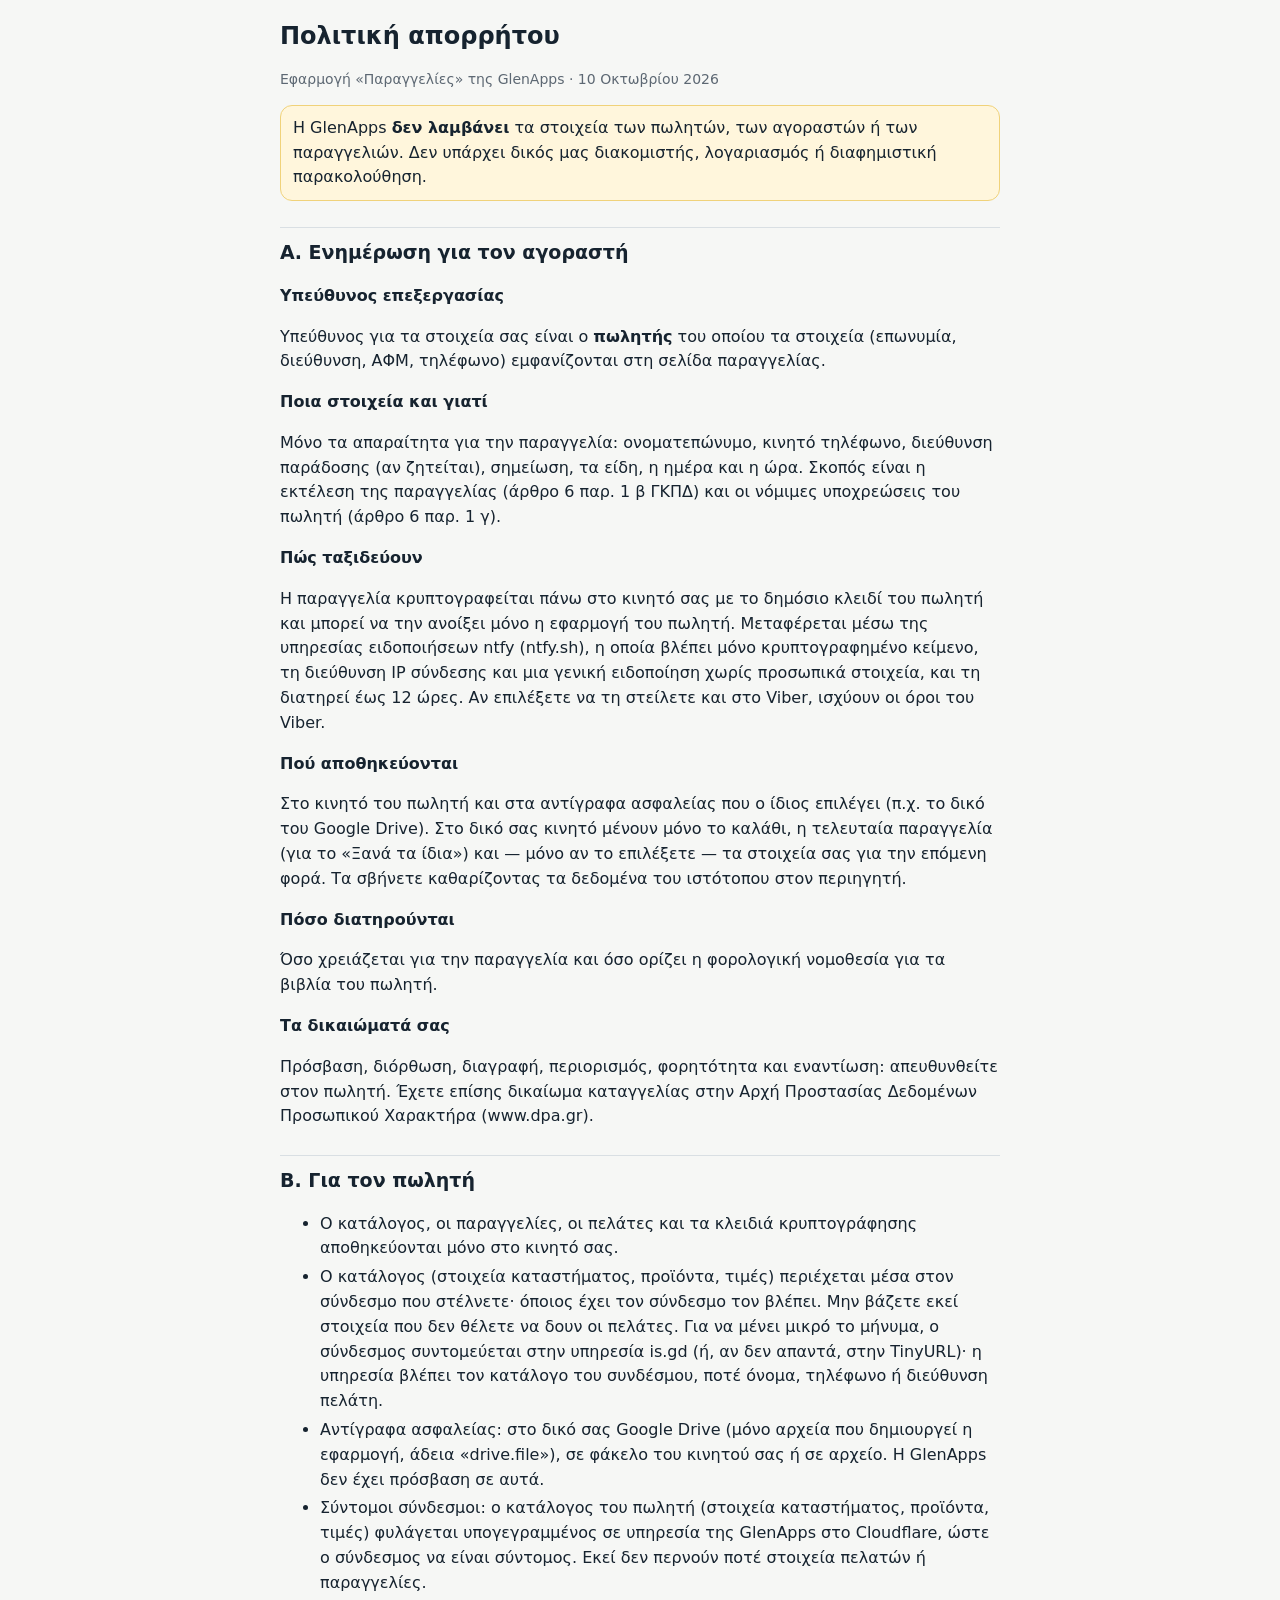
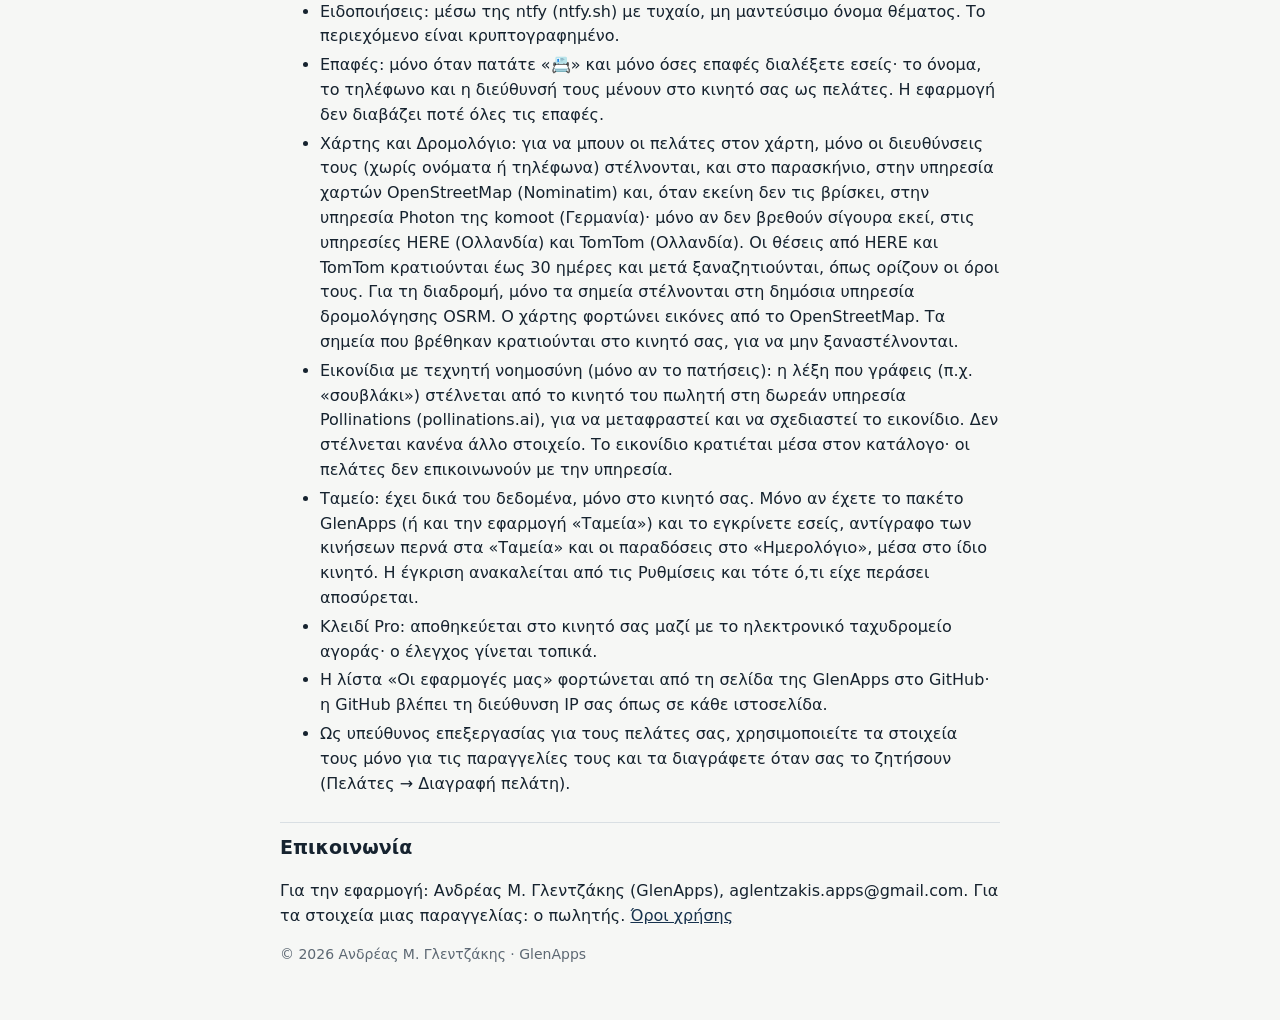
<file: aporrito.html>
<!DOCTYPE html>
<!-- Παραγγελίες · © 2026 Ανδρέας Μ. Γλεντζάκης (Andreas M. Glentzakis). Με την επιφύλαξη παντός δικαιώματος. -->
<html lang="el"><head><meta charset="UTF-8">
<meta http-equiv="Content-Security-Policy" content="default-src 'self'; script-src 'none'; style-src 'self' 'unsafe-inline'; img-src 'self' data:; object-src 'none'; base-uri 'none'; form-action 'none'"><meta name="viewport" content="width=device-width,initial-scale=1"><title>Απόρρητο — Παραγγελίες</title>
<style>body{font:16px/1.55 system-ui,-apple-system,"Segoe UI",Roboto,sans-serif;max-width:720px;margin:0 auto;padding:18px 16px 40px;color:#16232f;background:#f6f7f5}h1{font-size:24px;margin:0 0 4px}h2{font-size:19px;margin:26px 0 6px;padding-top:10px;border-top:1px solid #d9dfe3}h3{font-size:16px;margin:16px 0 4px}.m{color:#5d6873;font-size:14px}li{margin:4px 0}.box{background:#fff6dc;border:1px solid #f0d27a;border-radius:12px;padding:10px 12px}a{color:#17324D}</style></head><body>
<h1>Πολιτική απορρήτου</h1><p class="m">Εφαρμογή «Παραγγελίες» της GlenApps · 10 Οκτωβρίου 2026</p>
<div class="box">Η GlenApps <b>δεν λαμβάνει</b> τα στοιχεία των πωλητών, των αγοραστών ή των παραγγελιών. Δεν υπάρχει δικός μας διακομιστής, λογαριασμός ή διαφημιστική παρακολούθηση.</div>

<h2 id="pelatis">Α. Ενημέρωση για τον αγοραστή</h2>
<h3>Υπεύθυνος επεξεργασίας</h3><p>Υπεύθυνος για τα στοιχεία σας είναι ο <b>πωλητής</b> του οποίου τα στοιχεία (επωνυμία, διεύθυνση, ΑΦΜ, τηλέφωνο) εμφανίζονται στη σελίδα παραγγελίας.</p>
<h3>Ποια στοιχεία και γιατί</h3><p>Μόνο τα απαραίτητα για την παραγγελία: ονοματεπώνυμο, κινητό τηλέφωνο, διεύθυνση παράδοσης (αν ζητείται), σημείωση, τα είδη, η ημέρα και η ώρα. Σκοπός είναι η εκτέλεση της παραγγελίας (άρθρο 6 παρ. 1 β ΓΚΠΔ) και οι νόμιμες υποχρεώσεις του πωλητή (άρθρο 6 παρ. 1 γ).</p>
<h3>Πώς ταξιδεύουν</h3><p>Η παραγγελία κρυπτογραφείται πάνω στο κινητό σας με το δημόσιο κλειδί του πωλητή και μπορεί να την ανοίξει μόνο η εφαρμογή του πωλητή. Μεταφέρεται μέσω της υπηρεσίας ειδοποιήσεων ntfy (ntfy.sh), η οποία βλέπει μόνο κρυπτογραφημένο κείμενο, τη διεύθυνση IP σύνδεσης και μια γενική ειδοποίηση χωρίς προσωπικά στοιχεία, και τη διατηρεί έως 12 ώρες. Αν επιλέξετε να τη στείλετε και στο Viber, ισχύουν οι όροι του Viber.</p>
<h3>Πού αποθηκεύονται</h3><p>Στο κινητό του πωλητή και στα αντίγραφα ασφαλείας που ο ίδιος επιλέγει (π.χ. το δικό του Google Drive). Στο δικό σας κινητό μένουν μόνο το καλάθι, η τελευταία παραγγελία (για το «Ξανά τα ίδια») και — μόνο αν το επιλέξετε — τα στοιχεία σας για την επόμενη φορά. Τα σβήνετε καθαρίζοντας τα δεδομένα του ιστότοπου στον περιηγητή.</p>
<h3>Πόσο διατηρούνται</h3><p>Όσο χρειάζεται για την παραγγελία και όσο ορίζει η φορολογική νομοθεσία για τα βιβλία του πωλητή.</p>
<h3>Τα δικαιώματά σας</h3><p>Πρόσβαση, διόρθωση, διαγραφή, περιορισμός, φορητότητα και εναντίωση: απευθυνθείτε στον πωλητή. Έχετε επίσης δικαίωμα καταγγελίας στην Αρχή Προστασίας Δεδομένων Προσωπικού Χαρακτήρα (www.dpa.gr).</p>

<h2 id="politis">Β. Για τον πωλητή</h2>
<ul><li>Ο κατάλογος, οι παραγγελίες, οι πελάτες και τα κλειδιά κρυπτογράφησης αποθηκεύονται μόνο στο κινητό σας.</li>
<li>Ο κατάλογος (στοιχεία καταστήματος, προϊόντα, τιμές) περιέχεται μέσα στον σύνδεσμο που στέλνετε· όποιος έχει τον σύνδεσμο τον βλέπει. Μην βάζετε εκεί στοιχεία που δεν θέλετε να δουν οι πελάτες. Για να μένει μικρό το μήνυμα, ο σύνδεσμος συντομεύεται στην υπηρεσία is.gd (ή, αν δεν απαντά, στην TinyURL)· η υπηρεσία βλέπει τον κατάλογο του συνδέσμου, ποτέ όνομα, τηλέφωνο ή διεύθυνση πελάτη.</li>
<li>Αντίγραφα ασφαλείας: στο δικό σας Google Drive (μόνο αρχεία που δημιουργεί η εφαρμογή, άδεια «drive.file»), σε φάκελο του κινητού σας ή σε αρχείο. Η GlenApps δεν έχει πρόσβαση σε αυτά.</li>
<li>Σύντομοι σύνδεσμοι: ο κατάλογος του πωλητή (στοιχεία καταστήματος, προϊόντα, τιμές) φυλάγεται υπογεγραμμένος σε υπηρεσία της GlenApps στο Cloudflare, ώστε ο σύνδεσμος να είναι σύντομος. Εκεί δεν περνούν ποτέ στοιχεία πελατών ή παραγγελίες.</li>
<li>Ειδοποιήσεις: μέσω της ntfy (ntfy.sh) με τυχαίο, μη μαντεύσιμο όνομα θέματος. Το περιεχόμενο είναι κρυπτογραφημένο.</li>
<li>Επαφές: μόνο όταν πατάτε «📇» και μόνο όσες επαφές διαλέξετε εσείς· το όνομα, το τηλέφωνο και η διεύθυνσή τους μένουν στο κινητό σας ως πελάτες. Η εφαρμογή δεν διαβάζει ποτέ όλες τις επαφές.</li>
<li>Χάρτης και Δρομολόγιο: για να μπουν οι πελάτες στον χάρτη, μόνο οι διευθύνσεις τους (χωρίς ονόματα ή τηλέφωνα) στέλνονται, και στο παρασκήνιο, στην υπηρεσία χαρτών OpenStreetMap (Nominatim) και, όταν εκείνη δεν τις βρίσκει, στην υπηρεσία Photon της komoot (Γερμανία)· μόνο αν δεν βρεθούν σίγουρα εκεί, στις υπηρεσίες HERE (Ολλανδία) και TomTom (Ολλανδία). Οι θέσεις από HERE και TomTom κρατιούνται έως 30 ημέρες και μετά ξαναζητιούνται, όπως ορίζουν οι όροι τους. Για τη διαδρομή, μόνο τα σημεία στέλνονται στη δημόσια υπηρεσία δρομολόγησης OSRM. Ο χάρτης φορτώνει εικόνες από το OpenStreetMap. Τα σημεία που βρέθηκαν κρατιούνται στο κινητό σας, για να μην ξαναστέλνονται.</li>
<li>Εικονίδια με τεχνητή νοημοσύνη (μόνο αν το πατήσεις): η λέξη που γράφεις (π.χ. «σουβλάκι») στέλνεται από το κινητό του πωλητή στη δωρεάν υπηρεσία Pollinations (pollinations.ai), για να μεταφραστεί και να σχεδιαστεί το εικονίδιο. Δεν στέλνεται κανένα άλλο στοιχείο. Το εικονίδιο κρατιέται μέσα στον κατάλογο· οι πελάτες δεν επικοινωνούν με την υπηρεσία.</li>
<li>Ταμείο: έχει δικά του δεδομένα, μόνο στο κινητό σας. Μόνο αν έχετε το πακέτο GlenApps (ή και την εφαρμογή «Ταμεία») και το εγκρίνετε εσείς, αντίγραφο των κινήσεων περνά στα «Ταμεία» και οι παραδόσεις στο «Ημερολόγιο», μέσα στο ίδιο κινητό. Η έγκριση ανακαλείται από τις Ρυθμίσεις και τότε ό,τι είχε περάσει αποσύρεται.</li>
<li>Κλειδί Pro: αποθηκεύεται στο κινητό σας μαζί με το ηλεκτρονικό ταχυδρομείο αγοράς· ο έλεγχος γίνεται τοπικά.</li>
<li>Η λίστα «Οι εφαρμογές μας» φορτώνεται από τη σελίδα της GlenApps στο GitHub· η GitHub βλέπει τη διεύθυνση IP σας όπως σε κάθε ιστοσελίδα.</li>
<li>Ως υπεύθυνος επεξεργασίας για τους πελάτες σας, χρησιμοποιείτε τα στοιχεία τους μόνο για τις παραγγελίες τους και τα διαγράφετε όταν σας το ζητήσουν (Πελάτες → Διαγραφή πελάτη).</li></ul>
<h2>Επικοινωνία</h2><p>Για την εφαρμογή: Ανδρέας Μ. Γλεντζάκης (GlenApps), aglentzakis.apps@gmail.com. Για τα στοιχεία μιας παραγγελίας: ο πωλητής. <a href="oroi.html">Όροι χρήσης</a></p>
<p class="m">© 2026 Ανδρέας Μ. Γλεντζάκης · GlenApps</p></body></html>
</file>
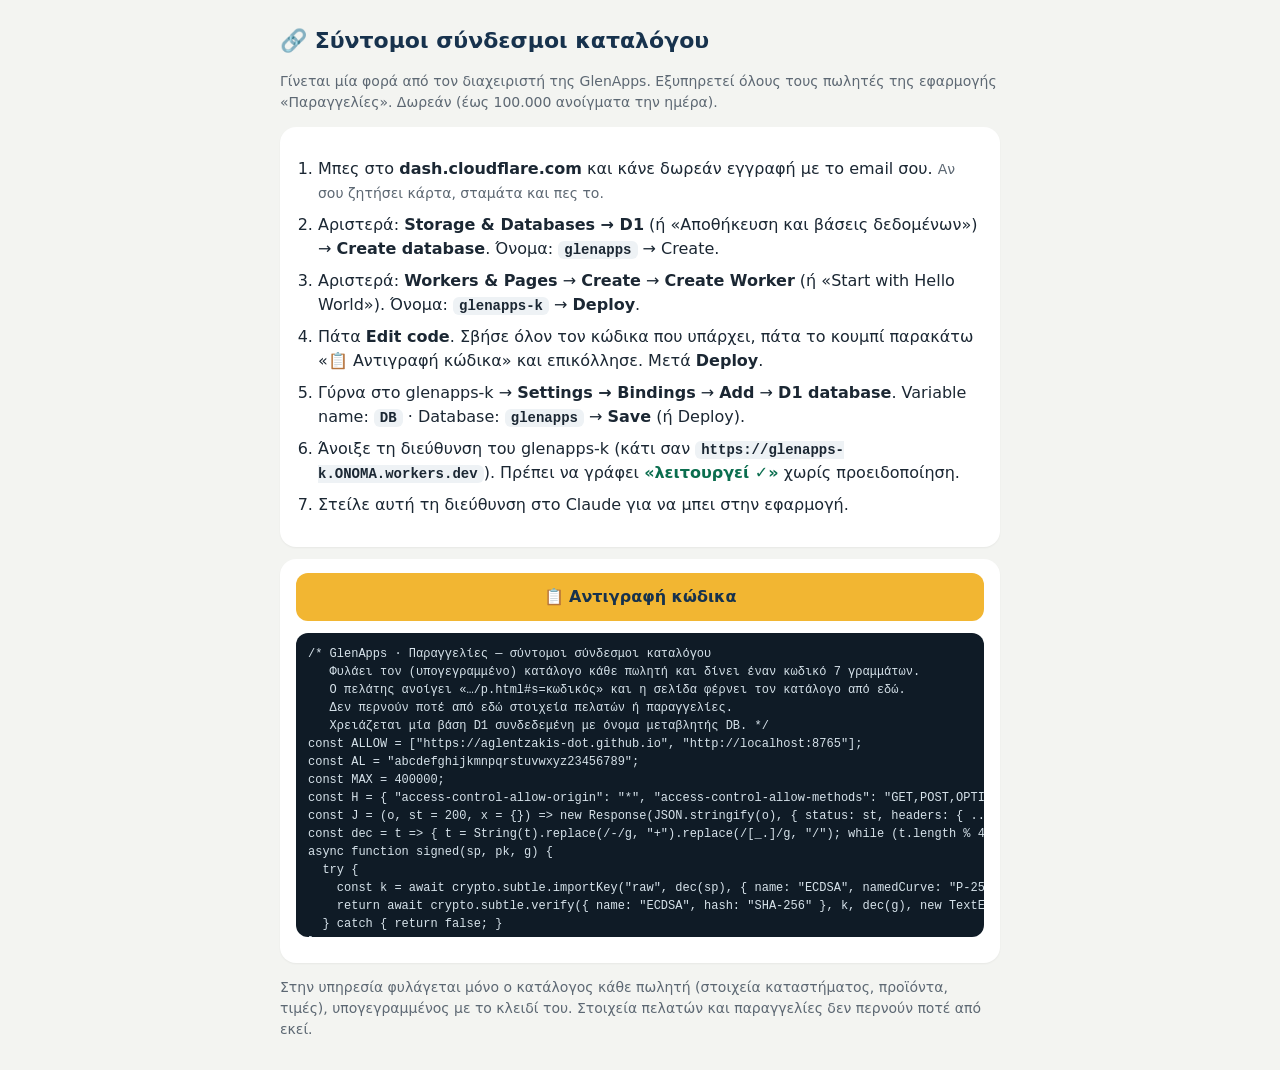
<file: odigies-cloudflare.html>
<!doctype html><html lang="el"><head><meta charset="utf-8">
<meta http-equiv="Content-Security-Policy" content="default-src 'self'; script-src 'sha256-brRBaWcQ4M7wa7I1OLMfNmkZDQFRdN/JV2E/ZBb+sE0='; style-src 'self' 'unsafe-inline'; img-src 'self' data:; object-src 'none'; base-uri 'none'; form-action 'none'"><meta name="viewport" content="width=device-width,initial-scale=1"><meta name="robots" content="noindex">
<title>Σύντομοι σύνδεσμοι · στήσιμο</title>
<style>:root{--c:#17324D;--a:#F2B632}body{margin:0;background:#F3F4F1;color:#1b2733;font:16px/1.5 system-ui,-apple-system,"Segoe UI",Roboto,sans-serif}
main{max-width:720px;margin:0 auto;padding:16px}h1{font-size:22px;margin:8px 0 4px;color:var(--c)}.card{background:#fff;border-radius:16px;padding:14px 16px;margin:12px 0;box-shadow:0 1px 2px rgba(0,0,0,.05)}
ol{padding-left:22px}li{margin:8px 0}b.k{background:#eef2f5;border-radius:6px;padding:1px 6px;font-family:ui-monospace,monospace;font-size:14px}
button{font:inherit;font-weight:800;border:0;border-radius:12px;padding:12px 16px;background:var(--a);color:#17324D;width:100%;cursor:pointer}
pre{background:#0f1b26;color:#d6e2ea;border-radius:12px;padding:12px;overflow:auto;font-size:12px;max-height:280px}.note{color:#5d6873;font-size:14px}.ok{color:#0B6E4F;font-weight:800}</style></head><body><main>
<h1>🔗 Σύντομοι σύνδεσμοι καταλόγου</h1>
<p class="note">Γίνεται μία φορά από τον διαχειριστή της GlenApps. Εξυπηρετεί όλους τους πωλητές της εφαρμογής «Παραγγελίες». Δωρεάν (έως 100.000 ανοίγματα την ημέρα).</p>
<div class="card"><ol>
<li>Μπες στο <b>dash.cloudflare.com</b> και κάνε δωρεάν εγγραφή με το email σου. <span class="note">Αν σου ζητήσει κάρτα, σταμάτα και πες το.</span></li>
<li>Αριστερά: <b>Storage &amp; Databases → D1</b> (ή «Αποθήκευση και βάσεις δεδομένων») → <b>Create database</b>. Όνομα: <b class="k">glenapps</b> → Create.</li>
<li>Αριστερά: <b>Workers &amp; Pages</b> → <b>Create</b> → <b>Create Worker</b> (ή «Start with Hello World»). Όνομα: <b class="k">glenapps-k</b> → <b>Deploy</b>.</li>
<li>Πάτα <b>Edit code</b>. Σβήσε όλον τον κώδικα που υπάρχει, πάτα το κουμπί παρακάτω «📋 Αντιγραφή κώδικα» και επικόλλησε. Μετά <b>Deploy</b>.</li>
<li>Γύρνα στο glenapps-k → <b>Settings → Bindings</b> → <b>Add</b> → <b>D1 database</b>. Variable name: <b class="k">DB</b> · Database: <b class="k">glenapps</b> → <b>Save</b> (ή Deploy).</li>
<li>Άνοιξε τη διεύθυνση του glenapps-k (κάτι σαν <b class="k">https://glenapps-k.ΟΝΟΜΑ.workers.dev</b>). Πρέπει να γράφει <span class="ok">«λειτουργεί ✓»</span> χωρίς προειδοποίηση.</li>
<li>Στείλε αυτή τη διεύθυνση στο Claude για να μπει στην εφαρμογή.</li>
</ol></div>
<div class="card"><button type="button" id="cp">📋 Αντιγραφή κώδικα</button><p class="note" id="st" style="text-align:center;margin:8px 0 0"></p><pre id="code">/* GlenApps · Παραγγελίες — σύντομοι σύνδεσμοι καταλόγου
   Φυλάει τον (υπογεγραμμένο) κατάλογο κάθε πωλητή και δίνει έναν κωδικό 7 γραμμάτων.
   Ο πελάτης ανοίγει «…/p.html#s=κωδικός» και η σελίδα φέρνει τον κατάλογο από εδώ.
   Δεν περνούν ποτέ από εδώ στοιχεία πελατών ή παραγγελίες.
   Χρειάζεται μία βάση D1 συνδεδεμένη με όνομα μεταβλητής DB. */
const ALLOW = [&quot;https://aglentzakis-dot.github.io&quot;, &quot;http://localhost:8765&quot;];
const AL = &quot;abcdefghijkmnpqrstuvwxyz23456789&quot;;
const MAX = 400000;
const H = { &quot;access-control-allow-origin&quot;: &quot;*&quot;, &quot;access-control-allow-methods&quot;: &quot;GET,POST,OPTIONS&quot;, &quot;access-control-allow-headers&quot;: &quot;content-type&quot;, &quot;access-control-max-age&quot;: &quot;86400&quot; };
const J = (o, st = 200, x = {}) =&gt; new Response(JSON.stringify(o), { status: st, headers: { ...H, &quot;content-type&quot;: &quot;application/json; charset=utf-8&quot;, ...x } });
const dec = t =&gt; { t = String(t).replace(/-/g, &quot;+&quot;).replace(/[_.]/g, &quot;/&quot;); while (t.length % 4) t += &quot;=&quot;; const s = atob(t), u = new Uint8Array(s.length); for (let i = 0; i &lt; s.length; i++) u[i] = s.charCodeAt(i); return u; };
async function signed(sp, pk, g) {
  try {
    const k = await crypto.subtle.importKey(&quot;raw&quot;, dec(sp), { name: &quot;ECDSA&quot;, namedCurve: &quot;P-256&quot; }, false, [&quot;verify&quot;]);
    return await crypto.subtle.verify({ name: &quot;ECDSA&quot;, hash: &quot;SHA-256&quot; }, k, dec(g), new TextEncoder().encode(pk));
  } catch { return false; }
}
let ready = false;
async function init(db) {
  if (ready) return;
  await db.prepare(&quot;CREATE TABLE IF NOT EXISTS cat (id TEXT PRIMARY KEY, sp TEXT NOT NULL, pk TEXT NOT NULL, g TEXT NOT NULL, ts INTEGER NOT NULL)&quot;).run();
  ready = true;
}
const newId = () =&gt; [...crypto.getRandomValues(new Uint8Array(7))].map(x =&gt; AL[x % AL.length]).join(&quot;&quot;);
export default {
  async fetch(req, env) {
    const u = new URL(req.url);
    if (req.method === &quot;OPTIONS&quot;) return new Response(null, { headers: H });
    if (u.pathname === &quot;/&quot;) return new Response(&quot;GlenApps · σύντομοι σύνδεσμοι καταλόγου: λειτουργεί ✓&quot; + (env.DB ? &quot;&quot; : &quot;\n⚠️ Λείπει η βάση D1 με όνομα DB&quot;), { headers: { ...H, &quot;content-type&quot;: &quot;text/plain; charset=utf-8&quot; } });
    if (!env.DB) return J({ err: &quot;Λείπει η βάση D1 (DB)&quot; }, 500);
    await init(env.DB);
    const m = u.pathname.match(/^\/c\/([a-z0-9]{7})$/);
    if (req.method === &quot;GET&quot; &amp;&amp; m) {
      const r = await env.DB.prepare(&quot;SELECT pk, g, sp, ts FROM cat WHERE id = ?&quot;).bind(m[1]).first();
      return r ? J(r, 200, { &quot;cache-control&quot;: &quot;public, max-age=30&quot; }) : J({ err: &quot;Δεν βρέθηκε&quot; }, 404);
    }
    if (req.method === &quot;POST&quot; &amp;&amp; u.pathname === &quot;/c&quot;) {
      const o = req.headers.get(&quot;origin&quot;) || &quot;&quot;; if (o &amp;&amp; !ALLOW.includes(o)) return J({ err: &quot;Μη επιτρεπτή προέλευση&quot; }, 403);
      if ((+req.headers.get(&quot;content-length&quot;) || 0) &gt; MAX + 2000) return J({ err: &quot;Πολύ μεγάλος&quot; }, 413);
      let b; try { b = await req.json(); } catch { return J({ err: &quot;Λάθος δεδομένα&quot; }, 400); }
      const { pk, g, sp } = b || {}; let id = b &amp;&amp; b.id;
      if (typeof pk !== &quot;string&quot; || typeof g !== &quot;string&quot; || typeof sp !== &quot;string&quot; || pk.length &gt; MAX || sp.length &gt; 120 || g.length &gt; 200) return J({ err: &quot;Λάθος δεδομένα&quot; }, 400);
      if (!(await signed(sp, pk, g))) return J({ err: &quot;Λάθος υπογραφή&quot; }, 403);
      const now = Date.now();
      if (typeof id === &quot;string&quot; &amp;&amp; /^[a-z0-9]{7}$/.test(id)) {
        const r = await env.DB.prepare(&quot;SELECT sp FROM cat WHERE id = ?&quot;).bind(id).first();
        if (r &amp;&amp; r.sp !== sp) return J({ err: &quot;Ο κωδικός ανήκει σε άλλον πωλητή&quot; }, 403);
        if (r) { await env.DB.prepare(&quot;UPDATE cat SET pk = ?, g = ?, ts = ? WHERE id = ?&quot;).bind(pk, g, now, id).run(); return J({ id }); }
      }
      for (let i = 0; i &lt; 6; i++) {
        id = newId();
        try { await env.DB.prepare(&quot;INSERT INTO cat (id, sp, pk, g, ts) VALUES (?, ?, ?, ?, ?)&quot;).bind(id, sp, pk, g, now).run(); return J({ id }); } catch {}
      }
      return J({ err: &quot;Δεν δόθηκε κωδικός&quot; }, 500);
    }
    return J({ err: &quot;Δεν υπάρχει&quot; }, 404);
  }
};
</pre></div>
<p class="note">Στην υπηρεσία φυλάγεται μόνο ο κατάλογος κάθε πωλητή (στοιχεία καταστήματος, προϊόντα, τιμές), υπογεγραμμένος με το κλειδί του. Στοιχεία πελατών και παραγγελίες δεν περνούν ποτέ από εκεί.</p>
</main><script>document.getElementById("cp").onclick=async()=>{const t=document.getElementById("code").textContent,st=document.getElementById("st");try{await navigator.clipboard.writeText(t);st.textContent="✓ Αντιγράφηκε ("+t.length+" χαρακτήρες). Επικόλλησέ τον στο Cloudflare."}catch{const r=document.createRange();r.selectNodeContents(document.getElementById("code"));const s=getSelection();s.removeAllRanges();s.addRange(r);st.textContent="Κράτα πατημένο πάνω στο επιλεγμένο κείμενο και πάτα «Αντιγραφή»."}};</script></body></html>
</file>
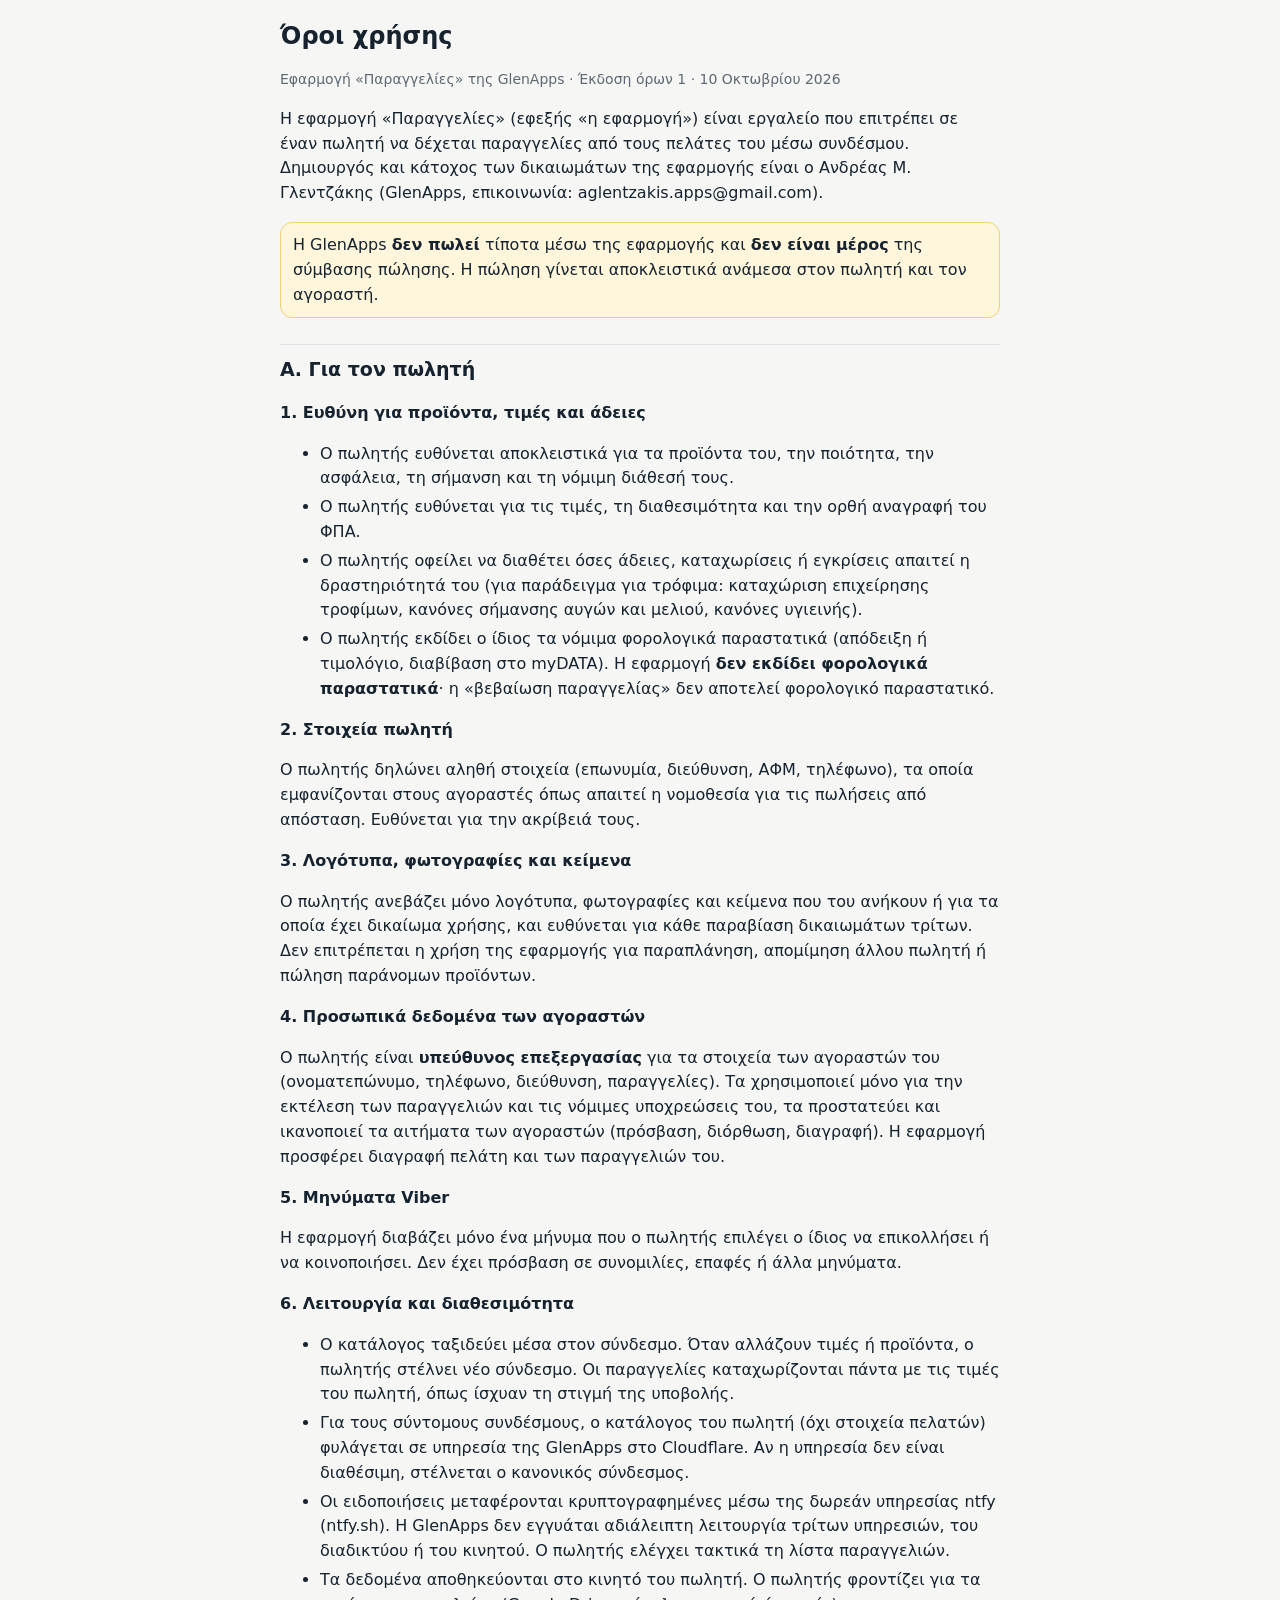
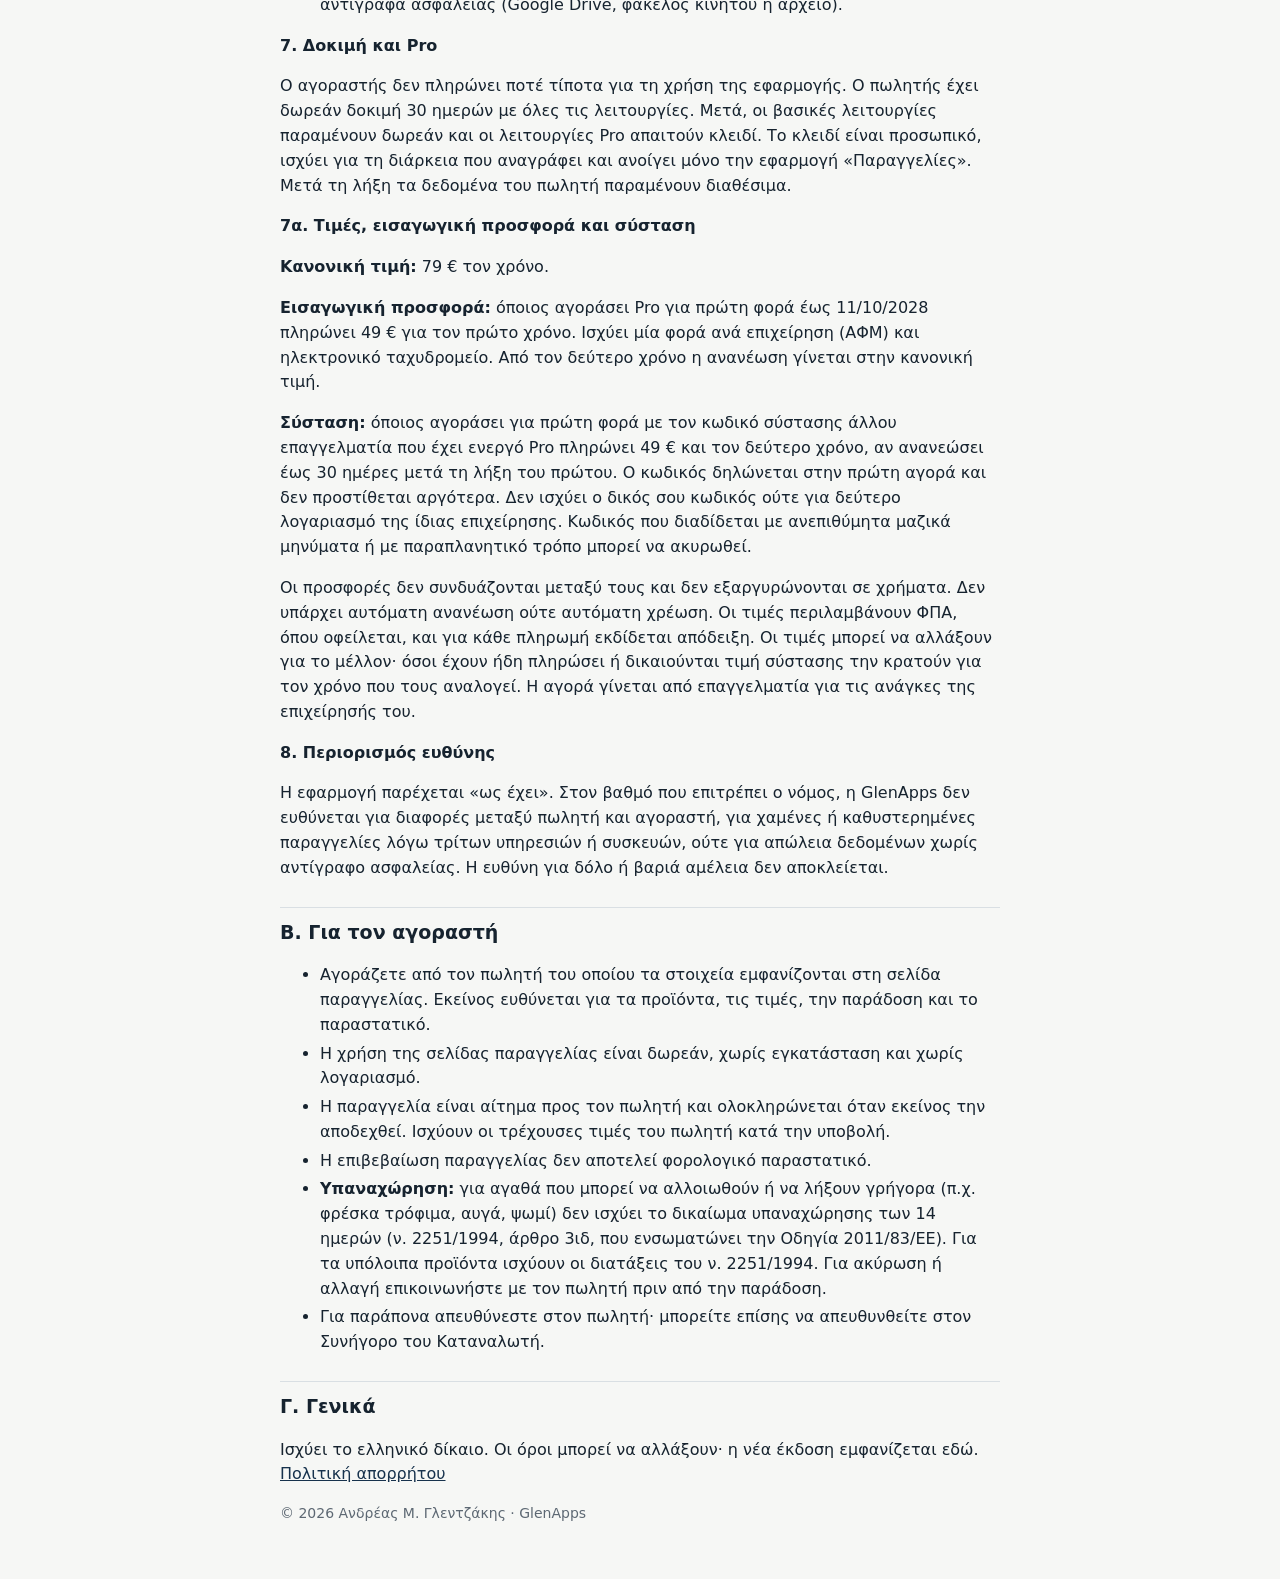
<file: oroi.html>
<!DOCTYPE html>
<!-- Παραγγελίες · © 2026 Ανδρέας Μ. Γλεντζάκης (Andreas M. Glentzakis). Με την επιφύλαξη παντός δικαιώματος. -->
<html lang="el"><head><meta charset="UTF-8">
<meta http-equiv="Content-Security-Policy" content="default-src 'self'; script-src 'none'; style-src 'self' 'unsafe-inline'; img-src 'self' data:; object-src 'none'; base-uri 'none'; form-action 'none'"><meta name="viewport" content="width=device-width,initial-scale=1"><title>Όροι χρήσης — Παραγγελίες</title>
<style>body{font:16px/1.55 system-ui,-apple-system,"Segoe UI",Roboto,sans-serif;max-width:720px;margin:0 auto;padding:18px 16px 40px;color:#16232f;background:#f6f7f5}h1{font-size:24px;margin:0 0 4px}h2{font-size:19px;margin:26px 0 6px;padding-top:10px;border-top:1px solid #d9dfe3}h3{font-size:16px;margin:16px 0 4px}.m{color:#5d6873;font-size:14px}li{margin:4px 0}.box{background:#fff6dc;border:1px solid #f0d27a;border-radius:12px;padding:10px 12px}a{color:#17324D}</style></head><body>
<h1>Όροι χρήσης</h1><p class="m">Εφαρμογή «Παραγγελίες» της GlenApps · Έκδοση όρων 1 · 10 Οκτωβρίου 2026</p>
<p>Η εφαρμογή «Παραγγελίες» (εφεξής «η εφαρμογή») είναι εργαλείο που επιτρέπει σε έναν πωλητή να δέχεται παραγγελίες από τους πελάτες του μέσω συνδέσμου. Δημιουργός και κάτοχος των δικαιωμάτων της εφαρμογής είναι ο Ανδρέας Μ. Γλεντζάκης (GlenApps, επικοινωνία: aglentzakis.apps@gmail.com).</p>
<div class="box">Η GlenApps <b>δεν πωλεί</b> τίποτα μέσω της εφαρμογής και <b>δεν είναι μέρος</b> της σύμβασης πώλησης. Η πώληση γίνεται αποκλειστικά ανάμεσα στον πωλητή και τον αγοραστή.</div>

<h2 id="politis">Α. Για τον πωλητή</h2>
<h3>1. Ευθύνη για προϊόντα, τιμές και άδειες</h3>
<ul><li>Ο πωλητής ευθύνεται αποκλειστικά για τα προϊόντα του, την ποιότητα, την ασφάλεια, τη σήμανση και τη νόμιμη διάθεσή τους.</li>
<li>Ο πωλητής ευθύνεται για τις τιμές, τη διαθεσιμότητα και την ορθή αναγραφή του ΦΠΑ.</li>
<li>Ο πωλητής οφείλει να διαθέτει όσες άδειες, καταχωρίσεις ή εγκρίσεις απαιτεί η δραστηριότητά του (για παράδειγμα για τρόφιμα: καταχώριση επιχείρησης τροφίμων, κανόνες σήμανσης αυγών και μελιού, κανόνες υγιεινής).</li>
<li>Ο πωλητής εκδίδει ο ίδιος τα νόμιμα φορολογικά παραστατικά (απόδειξη ή τιμολόγιο, διαβίβαση στο myDATA). Η εφαρμογή <b>δεν εκδίδει φορολογικά παραστατικά</b>· η «βεβαίωση παραγγελίας» δεν αποτελεί φορολογικό παραστατικό.</li></ul>
<h3>2. Στοιχεία πωλητή</h3>
<p>Ο πωλητής δηλώνει αληθή στοιχεία (επωνυμία, διεύθυνση, ΑΦΜ, τηλέφωνο), τα οποία εμφανίζονται στους αγοραστές όπως απαιτεί η νομοθεσία για τις πωλήσεις από απόσταση. Ευθύνεται για την ακρίβειά τους.</p>
<h3>3. Λογότυπα, φωτογραφίες και κείμενα</h3>
<p>Ο πωλητής ανεβάζει μόνο λογότυπα, φωτογραφίες και κείμενα που του ανήκουν ή για τα οποία έχει δικαίωμα χρήσης, και ευθύνεται για κάθε παραβίαση δικαιωμάτων τρίτων. Δεν επιτρέπεται η χρήση της εφαρμογής για παραπλάνηση, απομίμηση άλλου πωλητή ή πώληση παράνομων προϊόντων.</p>
<h3>4. Προσωπικά δεδομένα των αγοραστών</h3>
<p>Ο πωλητής είναι <b>υπεύθυνος επεξεργασίας</b> για τα στοιχεία των αγοραστών του (ονοματεπώνυμο, τηλέφωνο, διεύθυνση, παραγγελίες). Τα χρησιμοποιεί μόνο για την εκτέλεση των παραγγελιών και τις νόμιμες υποχρεώσεις του, τα προστατεύει και ικανοποιεί τα αιτήματα των αγοραστών (πρόσβαση, διόρθωση, διαγραφή). Η εφαρμογή προσφέρει διαγραφή πελάτη και των παραγγελιών του.</p>
<h3>5. Μηνύματα Viber</h3>
<p>Η εφαρμογή διαβάζει μόνο ένα μήνυμα που ο πωλητής επιλέγει ο ίδιος να επικολλήσει ή να κοινοποιήσει. Δεν έχει πρόσβαση σε συνομιλίες, επαφές ή άλλα μηνύματα.</p>
<h3>6. Λειτουργία και διαθεσιμότητα</h3>
<ul><li>Ο κατάλογος ταξιδεύει μέσα στον σύνδεσμο. Όταν αλλάζουν τιμές ή προϊόντα, ο πωλητής στέλνει νέο σύνδεσμο. Οι παραγγελίες καταχωρίζονται πάντα με τις τιμές του πωλητή, όπως ίσχυαν τη στιγμή της υποβολής.</li>
<li>Για τους σύντομους συνδέσμους, ο κατάλογος του πωλητή (όχι στοιχεία πελατών) φυλάγεται σε υπηρεσία της GlenApps στο Cloudflare. Αν η υπηρεσία δεν είναι διαθέσιμη, στέλνεται ο κανονικός σύνδεσμος.</li>
<li>Οι ειδοποιήσεις μεταφέρονται κρυπτογραφημένες μέσω της δωρεάν υπηρεσίας ntfy (ntfy.sh). Η GlenApps δεν εγγυάται αδιάλειπτη λειτουργία τρίτων υπηρεσιών, του διαδικτύου ή του κινητού. Ο πωλητής ελέγχει τακτικά τη λίστα παραγγελιών.</li>
<li>Τα δεδομένα αποθηκεύονται στο κινητό του πωλητή. Ο πωλητής φροντίζει για τα αντίγραφα ασφαλείας (Google Drive, φάκελος κινητού ή αρχείο).</li></ul>
<h3>7. Δοκιμή και Pro</h3>
<p>Ο αγοραστής δεν πληρώνει ποτέ τίποτα για τη χρήση της εφαρμογής. Ο πωλητής έχει δωρεάν δοκιμή 30 ημερών με όλες τις λειτουργίες. Μετά, οι βασικές λειτουργίες παραμένουν δωρεάν και οι λειτουργίες Pro απαιτούν κλειδί. Το κλειδί είναι προσωπικό, ισχύει για τη διάρκεια που αναγράφει και ανοίγει μόνο την εφαρμογή «Παραγγελίες». Μετά τη λήξη τα δεδομένα του πωλητή παραμένουν διαθέσιμα.</p>
<h3>7α. Τιμές, εισαγωγική προσφορά και σύσταση</h3>
<p><b>Κανονική τιμή:</b> 79 € τον χρόνο.</p>
<p><b>Εισαγωγική προσφορά:</b> όποιος αγοράσει Pro για πρώτη φορά έως 11/10/2028 πληρώνει 49 € για τον πρώτο χρόνο. Ισχύει μία φορά ανά επιχείρηση (ΑΦΜ) και ηλεκτρονικό ταχυδρομείο. Από τον δεύτερο χρόνο η ανανέωση γίνεται στην κανονική τιμή.</p>
<p><b>Σύσταση:</b> όποιος αγοράσει για πρώτη φορά με τον κωδικό σύστασης άλλου επαγγελματία που έχει ενεργό Pro πληρώνει 49 € και τον δεύτερο χρόνο, αν ανανεώσει έως 30 ημέρες μετά τη λήξη του πρώτου. Ο κωδικός δηλώνεται στην πρώτη αγορά και δεν προστίθεται αργότερα. Δεν ισχύει ο δικός σου κωδικός ούτε για δεύτερο λογαριασμό της ίδιας επιχείρησης. Κωδικός που διαδίδεται με ανεπιθύμητα μαζικά μηνύματα ή με παραπλανητικό τρόπο μπορεί να ακυρωθεί.</p>
<p>Οι προσφορές δεν συνδυάζονται μεταξύ τους και δεν εξαργυρώνονται σε χρήματα. Δεν υπάρχει αυτόματη ανανέωση ούτε αυτόματη χρέωση. Οι τιμές περιλαμβάνουν ΦΠΑ, όπου οφείλεται, και για κάθε πληρωμή εκδίδεται απόδειξη. Οι τιμές μπορεί να αλλάξουν για το μέλλον· όσοι έχουν ήδη πληρώσει ή δικαιούνται τιμή σύστασης την κρατούν για τον χρόνο που τους αναλογεί. Η αγορά γίνεται από επαγγελματία για τις ανάγκες της επιχείρησής του.</p>
<h3>8. Περιορισμός ευθύνης</h3>
<p>Η εφαρμογή παρέχεται «ως έχει». Στον βαθμό που επιτρέπει ο νόμος, η GlenApps δεν ευθύνεται για διαφορές μεταξύ πωλητή και αγοραστή, για χαμένες ή καθυστερημένες παραγγελίες λόγω τρίτων υπηρεσιών ή συσκευών, ούτε για απώλεια δεδομένων χωρίς αντίγραφο ασφαλείας. Η ευθύνη για δόλο ή βαριά αμέλεια δεν αποκλείεται.</p>

<h2 id="agorastis">Β. Για τον αγοραστή</h2>
<ul><li>Αγοράζετε από τον πωλητή του οποίου τα στοιχεία εμφανίζονται στη σελίδα παραγγελίας. Εκείνος ευθύνεται για τα προϊόντα, τις τιμές, την παράδοση και το παραστατικό.</li>
<li>Η χρήση της σελίδας παραγγελίας είναι δωρεάν, χωρίς εγκατάσταση και χωρίς λογαριασμό.</li>
<li>Η παραγγελία είναι αίτημα προς τον πωλητή και ολοκληρώνεται όταν εκείνος την αποδεχθεί. Ισχύουν οι τρέχουσες τιμές του πωλητή κατά την υποβολή.</li>
<li>Η επιβεβαίωση παραγγελίας δεν αποτελεί φορολογικό παραστατικό.</li>
<li><b>Υπαναχώρηση:</b> για αγαθά που μπορεί να αλλοιωθούν ή να λήξουν γρήγορα (π.χ. φρέσκα τρόφιμα, αυγά, ψωμί) δεν ισχύει το δικαίωμα υπαναχώρησης των 14 ημερών (ν. 2251/1994, άρθρο 3ιδ, που ενσωματώνει την Οδηγία 2011/83/ΕΕ). Για τα υπόλοιπα προϊόντα ισχύουν οι διατάξεις του ν. 2251/1994. Για ακύρωση ή αλλαγή επικοινωνήστε με τον πωλητή πριν από την παράδοση.</li>
<li>Για παράπονα απευθύνεστε στον πωλητή· μπορείτε επίσης να απευθυνθείτε στον Συνήγορο του Καταναλωτή.</li></ul>
<h2>Γ. Γενικά</h2>
<p>Ισχύει το ελληνικό δίκαιο. Οι όροι μπορεί να αλλάξουν· η νέα έκδοση εμφανίζεται εδώ. <a href="aporrito.html">Πολιτική απορρήτου</a></p>
<p class="m">© 2026 Ανδρέας Μ. Γλεντζάκης · GlenApps</p></body></html>
</file>
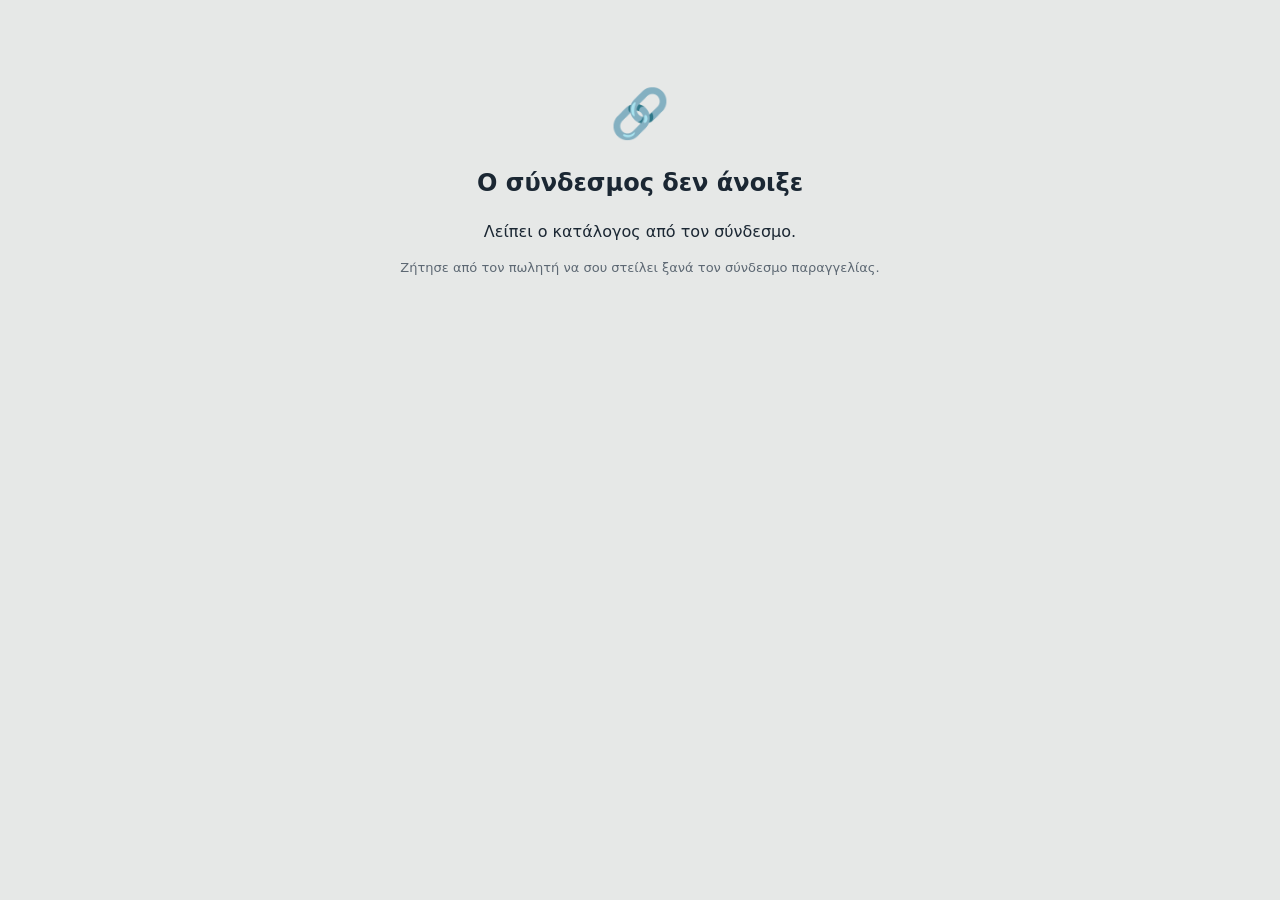
<file: p.html>
<!DOCTYPE html>
<!--
  Παραγγελίες — σελίδα παραγγελίας για τον πελάτη του πωλητή
  © 2026 Ανδρέας Μ. Γλεντζάκης (Andreas M. Glentzakis). Με την επιφύλαξη παντός δικαιώματος. All rights reserved.
  Απαγορεύεται η αντιγραφή, τροποποίηση και διάθεση, εν όλω ή εν μέρει, χωρίς προηγούμενη γραπτή άδεια του κατόχου.
-->
<html lang="el">
<head>
<meta charset="UTF-8">
<meta http-equiv="Content-Security-Policy" content="default-src 'self'; script-src 'self'; style-src 'self' 'unsafe-inline'; img-src 'self' data: blob: https:; font-src 'self' data:; connect-src 'self' https://ntfy.sh https://*.workers.dev; manifest-src 'self' data:; worker-src 'self'; frame-src 'none'; object-src 'none'; base-uri 'self'; form-action 'none'">
<meta name="app-version" content="1.92">
<meta name="viewport" content="width=device-width, initial-scale=1, viewport-fit=cover">
<meta name="theme-color" content="#17324D" id="themeColor">
<meta name="robots" content="noindex">
<meta property="og:type" content="website">
<meta property="og:title" content="🛒 Κάνε την παραγγελία σου">
<meta property="og:description" content="Διάλεξε προϊόντα και ποσότητες, χωρίς τηλεφωνήματα.">
<meta property="og:image" content="https://aglentzakis-dot.github.io/paraggelies/eikonidia/icon-512.png">
<meta property="og:image:width" content="512">
<meta property="og:image:height" content="512">
<title>Παραγγελία</title>
<link rel="icon" id="fav" href="eikonidia/icon-192.png?v=1.92">
<link rel="apple-touch-icon" id="fav2" href="eikonidia/apple-touch-icon.png?v=1.92">
<link rel="stylesheet" href="koino.css?v=1.92">
<style>
:root{--c1:#17324D;--c2:#F2B632;--on1:#fff;--on2:#17324D;--paper:#F3F4F1;--card:#fff;--ink:#1b2733;--mute:#5d6873;--line:#dfe3e6}
*{box-sizing:border-box}
.optsh .og{margin:10px 0 4px}.optsh .ogh{display:flex;justify-content:space-between;gap:8px;align-items:baseline;font-weight:700}.optsh .ogh small{font-weight:400;color:var(--mute);font-size:12.5px}
.optsh .chips{display:flex;flex-wrap:wrap;gap:6px;margin-top:6px}.chip.off{opacity:.45;text-decoration:line-through}
.oreq{display:inline-block;font-size:11px;font-weight:800;color:#b42318;background:#fde8e6;border-radius:999px;padding:1px 8px;vertical-align:2px;margin-left:4px}
.optsh .og{border-radius:14px;padding:4px 6px;margin-left:-6px;margin-right:-6px;transition:background .2s}.optsh .og.miss{background:#fde8e6;box-shadow:inset 0 0 0 2px #e5484d}
.tile.prod[data-pid]{cursor:pointer}
.urg{display:flex;align-items:center;gap:12px;width:100%;text-align:left;margin-top:12px;padding:12px 14px;border-radius:14px;border:2px dashed #e5484d;background:#fff;color:#b42318;cursor:pointer}.urg .ue{font-size:24px}.urg .ut{flex:1;display:flex;flex-direction:column}.urg .ut small{color:#7a2a24;font-size:12.5px}.urg .uc{width:26px;height:26px;border-radius:50%;border:2px solid #e5484d;display:flex;align-items:center;justify-content:center;font-weight:900}
.urg.on{border-style:solid;background:#fde8e6}.urg.on .uc{background:#e5484d;color:#fff}
#oadd.wait{filter:saturate(.35);opacity:.8}
.lopt{display:block;font-style:normal;font-size:12.5px;color:var(--mute);margin:1px 0}
.oqty{display:flex;align-items:center;gap:10px;justify-content:center;margin:12px 0}
html,body{margin:0;background:var(--paper);color:var(--ink);font:16px/1.4 system-ui,-apple-system,"Segoe UI",Roboto,sans-serif}
body{padding-bottom:110px}
button{font:inherit}
.hdr{background:var(--c1);color:var(--on1);padding:calc(14px + env(safe-area-inset-top)) 16px 18px;display:flex;gap:12px;align-items:center}
.hdr img{width:58px;height:58px;border-radius:14px;object-fit:cover;background:#fff;flex:0 0 58px}
.hdr h1{margin:0;font-size:21px;line-height:1.15}
.hdr p{margin:3px 0 0;font-size:14px;opacity:.85}
main{max-width:640px;margin:0 auto;padding:12px 16px}
.crumb{display:flex;align-items:center;gap:8px;margin:2px 0 10px;flex-wrap:wrap}
.back{border:0;background:var(--card);border-radius:20px;padding:8px 14px;font-weight:700;box-shadow:0 1px 3px rgba(0,0,0,.1);cursor:pointer}
.crumb .path{font-weight:800;font-size:17px}
.again{width:100%;border:2px dashed var(--c1);background:transparent;color:var(--c1);border-radius:14px;padding:12px;font-weight:800;margin:0 0 12px;cursor:pointer}
.okline{text-align:center;font-weight:800;color:#1f6b3a;background:#E3F1E8;border-radius:12px;padding:10px 12px;margin:0 0 12px}
.again b{display:block;font-size:16px}.again small{display:block;font-weight:600;font-size:13px;opacity:.8;margin-top:2px;overflow:hidden;text-overflow:ellipsis;white-space:nowrap}
.bar{position:fixed;left:0;right:0;bottom:0;padding:10px 16px calc(10px + env(safe-area-inset-bottom));background:var(--card);box-shadow:0 -4px 20px rgba(0,0,0,.12);display:flex;gap:10px;align-items:center;z-index:20}
.bar .sum{flex:1;min-width:0}
.bar .sum b{font-size:18px;display:block}
.bar .sum span{font-size:13px;color:var(--mute)}
.btn{border:0;border-radius:14px;padding:14px 18px;font-weight:800;font-size:16px;cursor:pointer;background:var(--c1);color:var(--on1)}
.btn.alt{background:var(--c2);color:var(--on2)}
.btn.ghost{background:transparent;color:var(--c1);border:2px solid var(--c1)}
.btn.wide{width:100%}
.btn:disabled{opacity:.45}
.sec{background:var(--card);border-radius:16px;padding:14px;margin:0 0 12px;box-shadow:0 1px 3px rgba(0,0,0,.06)}
.sec h2{margin:0 0 10px;font-size:17px}
.line{display:flex;align-items:center;gap:10px;padding:8px 0;border-bottom:1px solid var(--line)}
.line:last-child{border-bottom:0}
.line .ln{flex:1;min-width:0}
.line .ln b{display:block}
.line .ln span{font-size:13px;color:var(--mute)}
.line .lt{font-weight:800;min-width:70px;text-align:right}
.chips{display:flex;gap:8px;flex-wrap:wrap}
.chip{border:2px solid var(--line);background:var(--card);border-radius:12px;padding:9px 12px;font-weight:700;cursor:pointer;color:var(--ink)}
.chip.on{border-color:var(--c1);background:var(--c1);color:var(--on1)}
label.f{display:block;font-weight:700;font-size:14px;margin:10px 0 4px}
input.t,textarea.t{width:100%;border:2px solid var(--line);border-radius:12px;padding:12px;font:inherit;background:#fff;color:var(--ink)}
input.t:focus,textarea.t:focus{outline:0;border-color:var(--c1)}
.ck{display:flex;gap:10px;align-items:flex-start;margin:10px 0;font-size:14px}
.ck input{width:22px;height:22px;flex:0 0 22px;margin:1px 0 0;accent-color:var(--c1)}
.err{color:#b3261e;font-weight:700;font-size:14px;margin:6px 0 0}
.note{font-size:13px;color:var(--mute);margin:8px 0 0}
.total{display:flex;justify-content:space-between;font-size:19px;font-weight:800;padding:10px 0 0}
.foot{max-width:640px;margin:10px auto 0;padding:14px 16px 20px;font-size:12.5px;color:var(--mute);line-height:1.5}
.foot a{color:var(--mute)}
.foot .gl{margin-top:12px;text-align:center;font-size:11.5px;opacity:.8}
.done{text-align:center;padding:24px 8px}
.done .big{font-size:56px}
.done h2{margin:6px 0}
.code{display:inline-block;font:800 22px ui-monospace,monospace;letter-spacing:2px;background:var(--card);border-radius:10px;padding:6px 14px;margin:6px 0}
.modal{position:fixed;inset:0;background:rgba(0,0,0,.45);display:none;align-items:flex-end;justify-content:center;z-index:50}
.modal.open{display:flex}
.modal .box{background:var(--card);border-radius:20px 20px 0 0;max-width:640px;width:100%;max-height:88vh;overflow:auto;padding:18px 16px calc(18px + env(safe-area-inset-bottom))}
.modal h3{margin:0 0 10px}
.bad{max-width:520px;margin:60px auto;padding:20px;text-align:center}
.how{background:var(--card);border-left:5px solid var(--c2);border-radius:12px;padding:10px 12px;margin:0 0 12px;font-size:14.5px;box-shadow:0 1px 3px rgba(0,0,0,.06)}
.foot details.seller summary{cursor:pointer;font-weight:700;color:var(--ink);padding:6px 0}
.foot details.seller div{margin:4px 0}
.cattl{margin:4px 2px 12px;font-size:26px;line-height:1.15;color:var(--c1);display:flex;align-items:center;gap:8px;border-bottom:3px solid var(--c2);padding-bottom:8px}
.sect{margin:16px 2px 8px;font-size:19px;display:flex;align-items:center;gap:6px}
.sect::after{content:"";flex:1;height:2px;background:var(--c2);opacity:.6;border-radius:2px;margin-left:6px}
.sect.d2{font-size:16.5px;margin-top:12px}.sect.d3{font-size:15px;opacity:.85}
.home-add{display:block;margin:4px auto 0;border:0;background:transparent;color:var(--c1);font-weight:700;text-decoration:underline;cursor:pointer;padding:8px}
/* 1.83 · πιο ζεστή, πιο «βιτρίνα» εμφάνιση για τον πελάτη (με τα χρώματα του πωλητή) */
html{background:color-mix(in srgb,var(--c1) 6%,var(--paper))}html,body{background:color-mix(in srgb,var(--c1) 6%,var(--paper))}
.hdr{position:relative;overflow:hidden;background:linear-gradient(125deg,var(--c1),color-mix(in srgb,var(--c1) 70%,var(--c2)));border-radius:0 0 26px 26px;padding-bottom:22px;box-shadow:0 12px 28px -16px color-mix(in srgb,var(--c1) 90%,transparent)}
.hdr::before,.hdr::after{content:"";position:absolute;border-radius:50%;pointer-events:none}
.hdr::before{width:230px;height:230px;right:-80px;top:-110px;background:radial-gradient(circle,color-mix(in srgb,var(--c2) 75%,transparent),transparent 70%);opacity:.75}
.hdr::after{width:140px;height:140px;left:-50px;bottom:-80px;background:radial-gradient(circle,rgba(255,255,255,.22),transparent 70%)}
.hdr>*{position:relative}.hdr img{box-shadow:0 0 0 3px rgba(255,255,255,.55),0 6px 16px rgba(0,0,0,.25)}.hdr h1{font-weight:850;letter-spacing:.2px}
.back{box-shadow:0 2px 8px -2px rgba(0,0,0,.18)}
.sec{border-radius:20px;border:1px solid color-mix(in srgb,var(--c1) 9%,transparent);box-shadow:0 1px 2px rgba(16,24,40,.04),0 10px 26px -16px color-mix(in srgb,var(--c1) 50%,transparent)}
.btn{background:linear-gradient(180deg,color-mix(in srgb,var(--c1) 84%,#fff),var(--c1));box-shadow:inset 0 1px 0 rgba(255,255,255,.22),0 8px 16px -10px color-mix(in srgb,var(--c1) 90%,transparent);transition:transform .08s}
.btn:active{transform:scale(.97)}
.btn.alt{position:relative;overflow:hidden;background:linear-gradient(180deg,color-mix(in srgb,var(--c2) 75%,#fff),var(--c2));box-shadow:inset 0 1px 0 rgba(255,255,255,.5),0 10px 20px -10px color-mix(in srgb,var(--c2) 90%,#000)}
.btn.alt:not(:disabled)::after{content:"";position:absolute;top:0;bottom:0;width:40%;left:-60%;background:linear-gradient(100deg,transparent,rgba(255,255,255,.5),transparent);animation:shine 4s ease-in-out infinite}
@keyframes shine{0%,70%{left:-60%}100%{left:130%}}
.btn.ghost{background:transparent;box-shadow:none}
.bar{background:color-mix(in srgb,#fff 86%,transparent);-webkit-backdrop-filter:blur(16px) saturate(1.5);backdrop-filter:blur(16px) saturate(1.5);border-radius:22px 22px 0 0}
.bar .sum b{font-size:20px;color:var(--c1)}
.chip{border-radius:14px;transition:background .15s}.chip.on{background:linear-gradient(180deg,color-mix(in srgb,var(--c1) 84%,#fff),var(--c1));border-color:transparent;box-shadow:0 6px 12px -8px var(--c1)}
input.t,textarea.t{transition:border-color .15s,box-shadow .15s}input.t:focus,textarea.t:focus{box-shadow:0 0 0 4px color-mix(in srgb,var(--c1) 16%,transparent)}
.again{background:color-mix(in srgb,var(--c1) 5%,#fff);border-radius:16px}
.done .big{animation:pop .5s cubic-bezier(.2,1.6,.4,1)}@keyframes pop{from{transform:scale(.4);opacity:0}}
@media (prefers-reduced-motion:reduce){.btn.alt::after{display:none}.done .big{animation:none}}
</style>
</head>
<body>
<div id="app"></div>
<div class="modal" id="modal"><div class="box" id="mbox"></div></div>
<script src="katalogos.js?v=1.92"></script>
<script src="p.js?v=1.92"></script>
</body>
</html>
</file>
<file: koino.css>
/*
  Παραγγελίες — κοινή εμφάνιση μενού (πωλητής και πελάτης)
  © 2026 Ανδρέας Μ. Γλεντζάκης (Andreas M. Glentzakis). Με την επιφύλαξη παντός δικαιώματος.
*/
.grid{display:grid;grid-template-columns:repeat(6,1fr);gap:10px;padding:2px 0 8px;touch-action:pan-y}
.tile{--tc:var(--card,#fff);position:relative;grid-column:span 3;min-height:96px;border-radius:16px;border:1px solid rgba(0,0,0,.08);background:var(--tc);color:var(--ink,#1b2733);box-shadow:0 1px 2px rgba(0,0,0,.06),0 2px 10px rgba(0,0,0,.04);font:inherit;text-align:left;padding:10px;display:flex;flex-direction:column;gap:6px;overflow:hidden;-webkit-tap-highlight-color:transparent;user-select:none;-webkit-user-select:none}
.tile.sz-s{grid-column:span 2;min-height:84px;padding:8px}
.tile.sz-l{grid-column:span 6;min-height:150px}
.tile.sz-w{grid-column:span 6;min-height:64px;flex-direction:row;align-items:center}
.tile.cat{cursor:pointer;justify-content:flex-end;background:var(--tc,var(--c1));}
.tile.cat:not([style]){background:linear-gradient(160deg,var(--c1,#17324D),color-mix(in srgb,var(--c1,#17324D) 70%,#000))}
.tile.cat:not([style]) .nm,.tile.cat:not([style]) .sub{color:var(--on1,#fff)}
.tile.cat .nm{font-weight:800;font-size:17px;line-height:1.15;z-index:1}
.tile.cat.sz-s .nm{font-size:14px}
.tile.cat.sz-l .nm{font-size:22px}
.tile.cat .em{font-size:34px;line-height:1}
.tile.cat.sz-l .em{font-size:48px}
.tile.cat .ph{position:absolute;inset:0;width:100%;height:100%;object-fit:cover;opacity:.55}
.tile.cat .sub{font-size:12px;opacity:.75;z-index:1}
.tile .badge{position:absolute;top:8px;right:8px;min-width:24px;height:24px;border-radius:12px;background:var(--c2,#F2B632);color:var(--on2,#17324D);font-weight:800;font-size:13px;display:flex;align-items:center;justify-content:center;padding:0 6px}
.tile.prod .ph{width:100%;aspect-ratio:1.6;object-fit:cover;border-radius:10px;background:#eee}
.tile.prod.sz-s .ph{aspect-ratio:1.3}
.tile.prod.sz-l .ph{aspect-ratio:2.2}
.tile.prod.sz-w .ph{width:52px;height:52px;aspect-ratio:auto;flex:0 0 52px}
.tile.prod .em{font-size:30px;line-height:1}
.tile.prod.sz-w .em{flex:0 0 40px;text-align:center}
.tile .tx{flex:1;min-width:0}
.tile.prod .nm{font-weight:700;font-size:15px;line-height:1.2}
.tile.prod.sz-s .nm{font-size:13px}
.tile.prod.sz-l .nm{font-size:18px}
.tile.prod .pr{font-weight:800;color:var(--c1,#17324D);font-size:15px;margin-top:2px}
.tile.prod .pr small{font-weight:600;opacity:.7;font-size:12px}
.tile.prod .stp{font-size:12px;opacity:.85;margin-top:1px}
.tile.prod .ds{font-size:12.5px;opacity:.75;margin-top:2px}
.tile.prod.has{outline:3px solid var(--c2,#F2B632);outline-offset:-3px}
.tile.soldout{opacity:.6;filter:grayscale(.9);cursor:not-allowed}
.tile.soldout .so{background:#fde8e6;border-radius:10px}
.tile.hid{opacity:.5;border-style:dashed}
.tile .so{font-size:13px;font-weight:800;color:#b3261e;text-align:center;padding:6px 0}
.tile .flag{position:absolute;top:6px;left:6px;background:#b3261e;color:#fff;font-size:11px;font-weight:700;border-radius:8px;padding:2px 6px}
.qty{display:flex;align-items:center;justify-content:space-between;gap:6px}
.tile.sz-w .qty{flex:0 0 auto}
.qb{width:42px;height:42px;border-radius:21px;border:0;background:rgba(0,0,0,.07);color:var(--ink,#1b2733);font-size:24px;font-weight:700;line-height:1;cursor:pointer;-webkit-tap-highlight-color:transparent}
.tile.sz-s .qb{width:36px;height:36px;font-size:21px}
.qb.plus{background:var(--c1,#17324D);color:var(--on1,#fff)}
.qb:disabled{opacity:.35}
.qv{min-width:30px;text-align:center;font-weight:800;font-size:17px}
.empty{grid-column:span 6;text-align:center;opacity:.6;padding:30px 0}
/* επεξεργασία */
.tile .mk{position:absolute;top:6px;right:6px;width:30px;height:30px;border-radius:15px;border:2px solid rgba(255,255,255,.95);background:rgba(0,0,0,.25);color:transparent;font-weight:900;z-index:3;cursor:pointer;font-size:15px}
.tile .mk.on{background:#1f7a3d;color:#fff}
.tile.marked{box-shadow:0 0 0 3px #1f7a3d}
.tile.dragging{opacity:1;background:transparent!important;border:2px dashed var(--c2,#F2B632);box-shadow:none}
.tile.dragging>*{visibility:hidden}
.tile.drop-into{outline:4px solid #16a34a;outline-offset:2px;transform:scale(1.06);transition:transform .12s}
.tile.drop-into::after{content:"⬇ Μέσα";position:absolute;top:6px;left:50%;transform:translateX(-50%);background:#16a34a;color:#fff;font-size:12px;font-weight:800;padding:2px 9px;border-radius:999px;z-index:3;white-space:nowrap}
.crumbs button.drop-into{outline:3px solid #16a34a;background:#dcfce7;border-radius:8px}
.ghost-tile.going-in{transform:scale(.8) rotate(0deg);opacity:.75}
.ghost-tile{position:fixed;z-index:999;pointer-events:none;opacity:.95;transform:scale(1.06) rotate(-1.5deg);box-shadow:0 14px 34px rgba(0,0,0,.32);margin:0}
.tile.drop-before{box-shadow:-5px 0 0 0 #1f7a3d}
.tile.drop-after{box-shadow:5px 0 0 0 #1f7a3d}
.tile[style] .pr{color:inherit}
.tile.cat[style] .nm,.tile.cat[style] .sub{color:inherit}
/* 1.60 · πλακίδια με βάθος */
.tile{border-radius:18px;box-shadow:0 1px 2px rgba(16,24,40,.05),0 10px 22px -14px rgba(16,24,40,.35);transition:transform .1s,box-shadow .15s}
.tile:active{transform:scale(.97)}
.tile.cat::after{content:"";position:absolute;inset:0;background:linear-gradient(160deg,rgba(255,255,255,.22),transparent 45%);pointer-events:none}
.tile.prod.has{box-shadow:0 0 0 1px var(--c2,#F2B632),0 12px 24px -14px var(--c2,#F2B632)}
.qb.plus{background:linear-gradient(180deg,color-mix(in srgb,var(--c1,#17324D) 82%,#fff),var(--c1,#17324D));box-shadow:0 6px 12px -6px var(--c1,#17324D)}
.qb{transition:transform .08s}.qb:active{transform:scale(.9)}
/* 1.63 · βασικές κατηγορίες: άλλο χρώμα, από κάτω οι υποκατηγορίες τους */
.tile.cat.top:not([style]){background:linear-gradient(155deg,var(--c2,#F2B632),color-mix(in srgb,var(--c2,#F2B632) 62%,var(--c1,#17324D)))}
.tile.cat.top:not([style]) .nm,.tile.cat.top:not([style]) .subs,.tile.cat.top:not([style]) .sub{color:var(--on2,#17324D)}
.tile.cat.top .nm{font-size:1.12em;letter-spacing:.2px}
.tile.cat .subs{display:-webkit-box;-webkit-line-clamp:2;-webkit-box-orient:vertical;overflow:hidden;font-size:12px;font-weight:700;line-height:1.25;opacity:.88;margin-top:-2px}
.tile.cat.top::before{content:"";position:absolute;left:0;right:0;top:0;height:5px;background:var(--c1,#17324D);opacity:.75}
/* εικονίδια από τεχνητή νοημοσύνη: ίδιο μέγεθος με τα σύμβολα */
img.emi{display:block;object-fit:contain;width:1em;height:1em;flex:none}
.tile.cat img.emi{width:40px;height:40px}.tile.cat.sz-l img.emi{width:56px;height:56px}.tile.prod img.emi{width:36px;height:36px}
.tile.cat.top img.emi{margin:0 auto}
</file>
